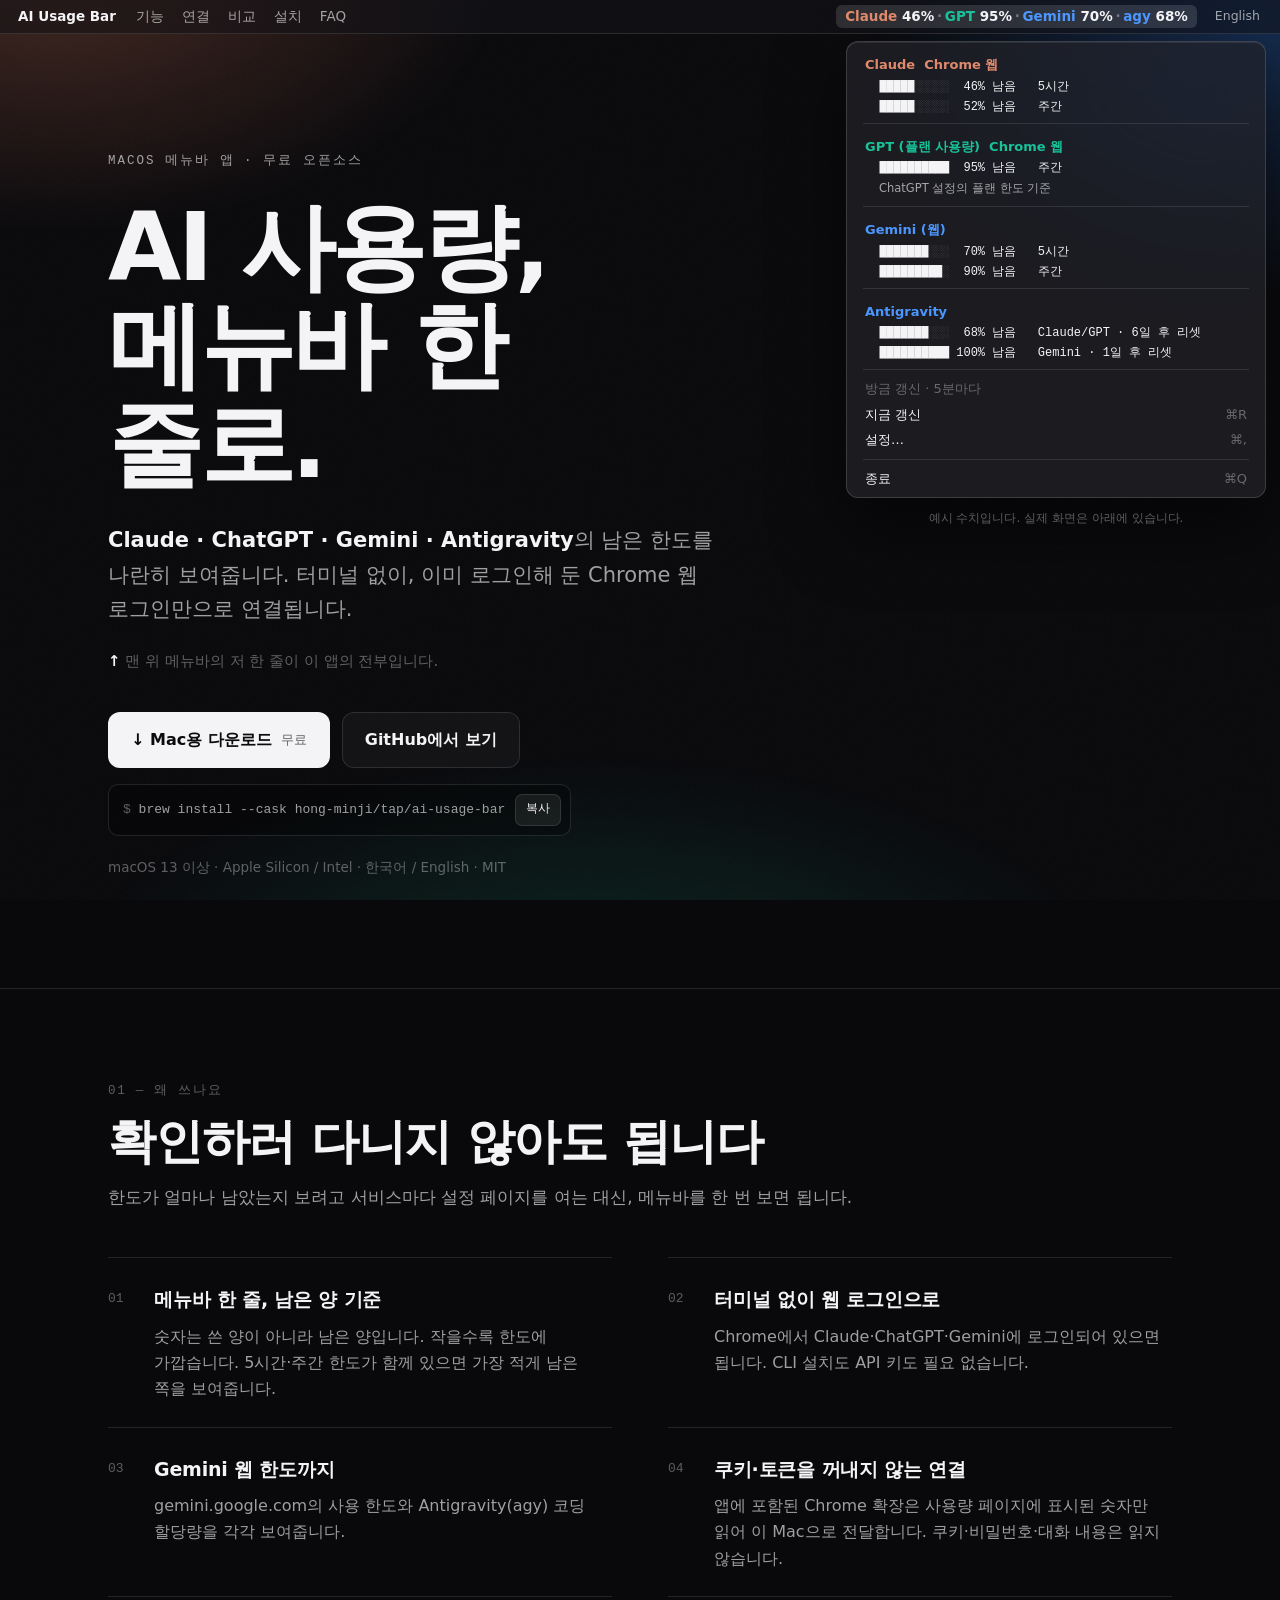
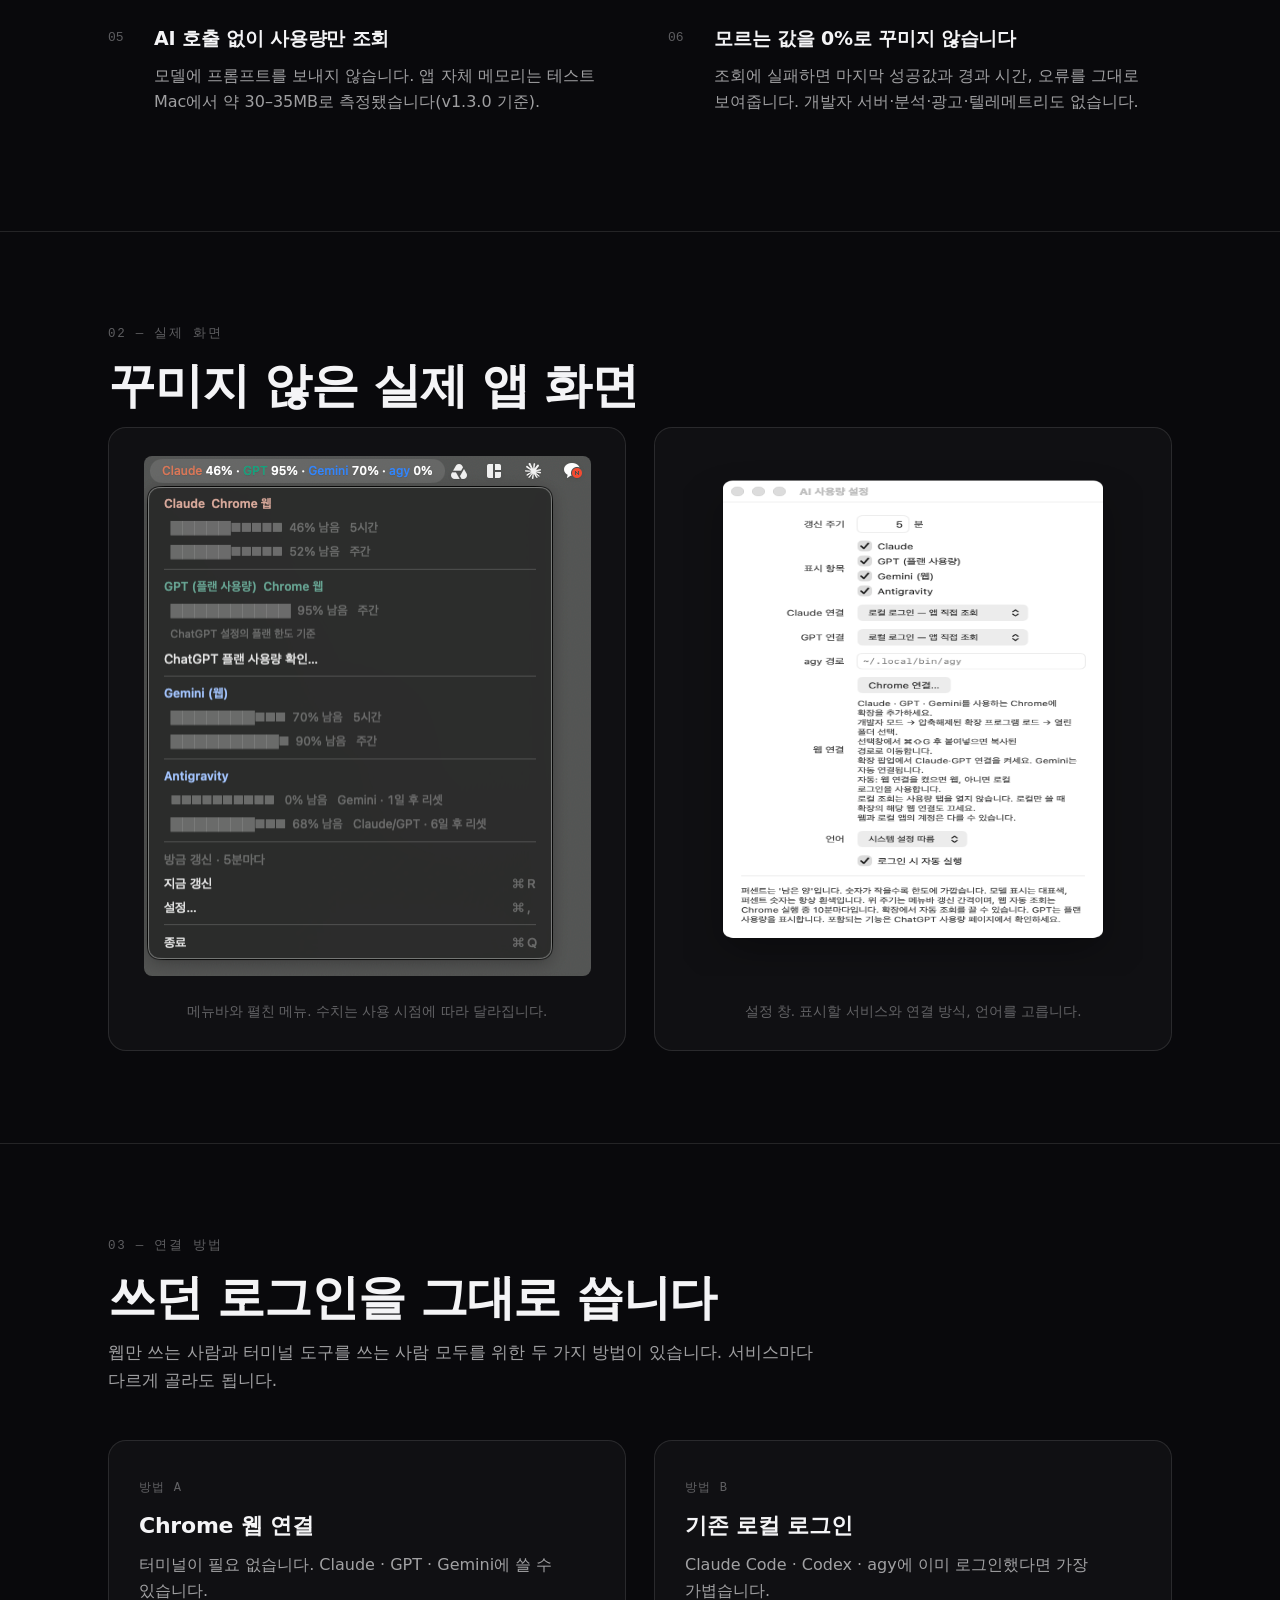
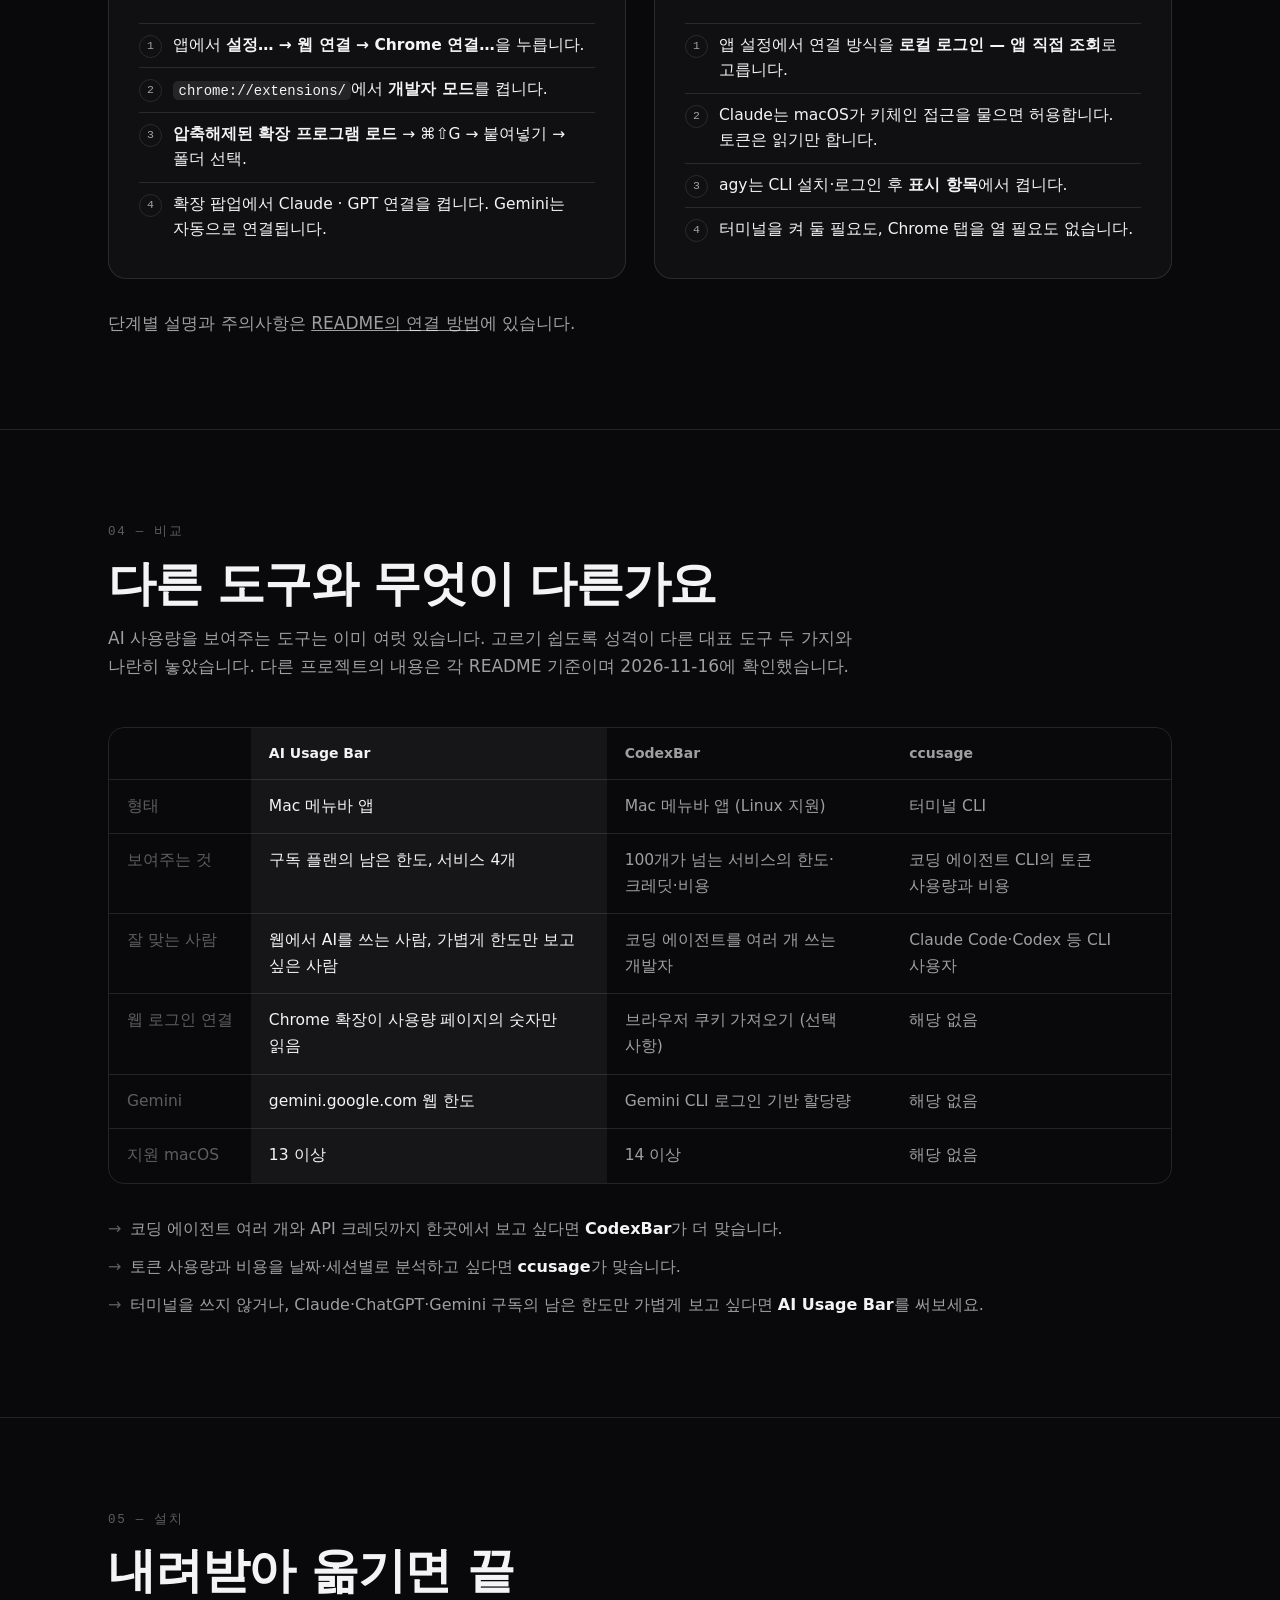
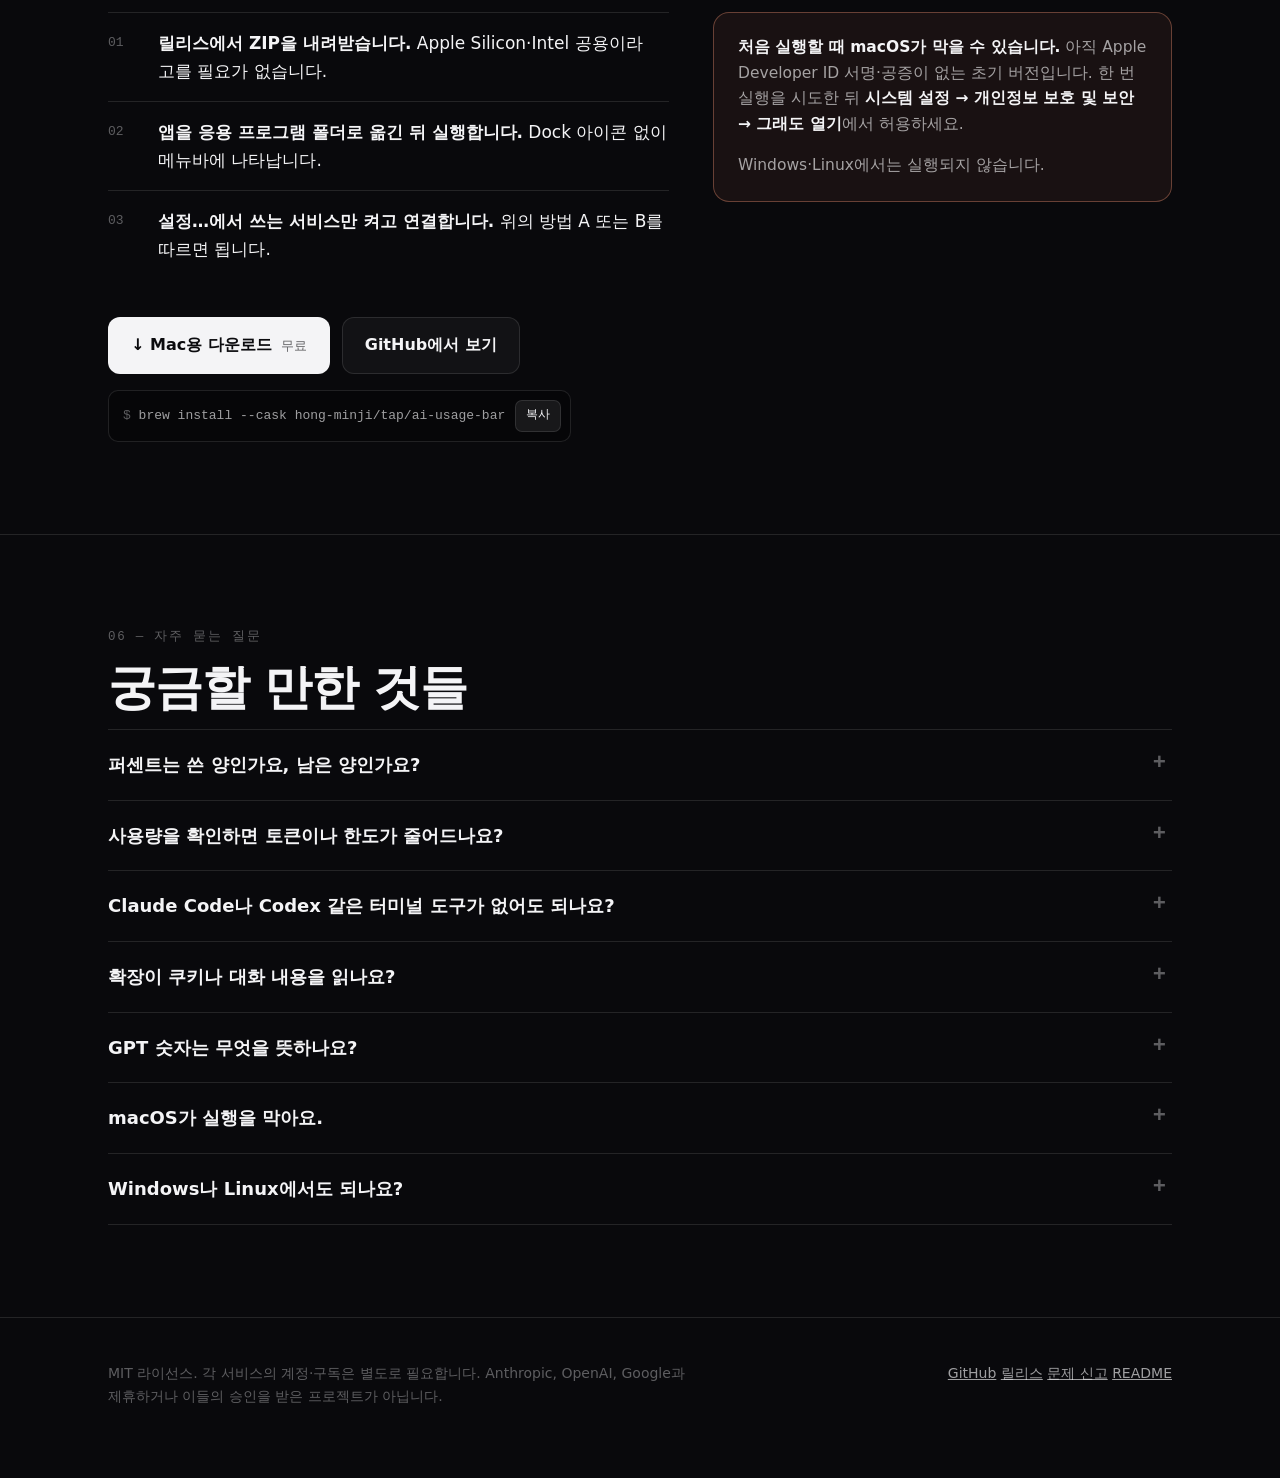
<file: docs/index.html>
<!doctype html>
<html lang="ko">
<head>
<meta charset="utf-8">
<meta name="viewport" content="width=device-width, initial-scale=1">
<title>AI Usage Bar — Claude·ChatGPT·Gemini 남은 사용량을 Mac 메뉴바 한 줄로</title>
<meta name="description" content="Claude(클로드), ChatGPT(챗GPT)·Codex, Gemini(제미나이), Antigravity의 남은 사용 한도를 Mac 메뉴바에 나란히 보여주는 무료 오픈소스 앱. 터미널 없이 Chrome 웹 로그인으로 연결됩니다.">
<link rel="canonical" href="https://hong-minji.github.io/ai-usage-bar/">
<link rel="alternate" hreflang="ko" href="https://hong-minji.github.io/ai-usage-bar/">
<link rel="alternate" hreflang="en" href="https://hong-minji.github.io/ai-usage-bar/en/">
<link rel="alternate" hreflang="x-default" href="https://hong-minji.github.io/ai-usage-bar/en/">
<meta property="og:type" content="website">
<meta property="og:site_name" content="AI Usage Bar">
<meta property="og:title" content="AI Usage Bar — Claude·ChatGPT·Gemini 남은 사용량을 Mac 메뉴바 한 줄로">
<meta property="og:description" content="Claude(클로드), ChatGPT(챗GPT)·Codex, Gemini(제미나이), Antigravity의 남은 사용 한도를 Mac 메뉴바에 나란히 보여주는 무료 오픈소스 앱. 터미널 없이 Chrome 웹 로그인으로 연결됩니다.">
<meta property="og:url" content="https://hong-minji.github.io/ai-usage-bar/">
<meta property="og:image" content="https://hong-minji.github.io/ai-usage-bar/hero-ko.png">
<meta property="og:image:width" content="2560">
<meta property="og:image:height" content="1280">
<meta property="og:locale" content="ko_KR">
<meta name="twitter:card" content="summary_large_image">
<meta name="theme-color" content="#09090c">
<meta name="color-scheme" content="dark">
<link rel="icon" href="data:image/svg+xml,%3Csvg xmlns='http://www.w3.org/2000/svg' viewBox='0 0 32 32'%3E%3Crect width='32' height='32' rx='7' fill='%2315151a'/%3E%3Crect x='6' y='8' width='20' height='4' rx='2' fill='%23e08a6d'/%3E%3Crect x='6' y='14' width='13' height='4' rx='2' fill='%2319c39a'/%3E%3Crect x='6' y='20' width='17' height='4' rx='2' fill='%234c97ff'/%3E%3C/svg%3E">
<link rel="stylesheet" href="site.css">
<script type="application/ld+json">{"@context": "https://schema.org", "@type": "SoftwareApplication", "name": "AI Usage Bar", "operatingSystem": "macOS 13 or later", "applicationCategory": "UtilitiesApplication", "description": "Claude(클로드), ChatGPT(챗GPT)·Codex, Gemini(제미나이), Antigravity의 남은 사용 한도를 Mac 메뉴바에 나란히 보여주는 무료 오픈소스 앱. 터미널 없이 Chrome 웹 로그인으로 연결됩니다.", "url": "https://hong-minji.github.io/ai-usage-bar/", "image": "https://hong-minji.github.io/ai-usage-bar/hero-ko.png", "downloadUrl": "https://github.com/hong-minji/ai-usage-bar/releases/latest", "isAccessibleForFree": true, "inLanguage": ["ko", "en"], "license": "https://opensource.org/licenses/MIT", "offers": {"@type": "Offer", "price": "0", "priceCurrency": "USD"}}</script>
<script type="application/ld+json">{"@context": "https://schema.org", "@type": "FAQPage", "mainEntity": [{"@type": "Question", "name": "퍼센트는 쓴 양인가요, 남은 양인가요?", "acceptedAnswer": {"@type": "Answer", "text": "남은 양입니다. 숫자가 작을수록 한도에 가깝습니다. 5시간 한도와 주간 한도가 함께 있으면 메뉴바에는 가장 적게 남은 쪽이 표시되고, 메뉴를 펼치면 각각 볼 수 있습니다."}}, {"@type": "Question", "name": "사용량을 확인하면 토큰이나 한도가 줄어드나요?", "acceptedAnswer": {"@type": "Answer", "text": "사용량 조회 요청만 보내고 모델에는 프롬프트를 보내지 않습니다. Antigravity의 /quota 실측에서도 토큰과 턴 수는 0이었습니다."}}, {"@type": "Question", "name": "Claude Code나 Codex 같은 터미널 도구가 없어도 되나요?", "acceptedAnswer": {"@type": "Answer", "text": "네. Chrome에서 Claude·ChatGPT·Gemini에 로그인되어 있으면 앱에 포함된 확장으로 연결할 수 있습니다. 이미 터미널 도구를 쓴다면 그 로그인을 그대로 써도 됩니다."}}, {"@type": "Question", "name": "확장이 쿠키나 대화 내용을 읽나요?", "acceptedAnswer": {"@type": "Answer", "text": "아니요. 사용량 페이지에 표시된 숫자만 읽어 이 Mac의 앱으로 전달합니다. 쿠키·비밀번호·인증 토큰을 추출하지 않고 대화 원문을 전송하지 않습니다."}}, {"@type": "Question", "name": "GPT 숫자는 무엇을 뜻하나요?", "acceptedAnswer": {"@type": "Answer", "text": "ChatGPT 설정 → 사용량에 표시되는 플랜 한도입니다. 채팅 횟수나 별도 모델 한도를 추정하지 않습니다. 어떤 기능이 포함되는지는 ChatGPT 사용량 페이지와 README의 안내를 확인하세요."}}, {"@type": "Question", "name": "macOS가 실행을 막아요.", "acceptedAnswer": {"@type": "Answer", "text": "Apple Developer ID 서명·공증이 아직 없어서입니다. 한 번 실행을 시도한 뒤 시스템 설정 → 개인정보 보호 및 보안 → 그래도 열기에서 허용하면 됩니다. 회사에서 관리하는 Mac에서는 제한될 수 있습니다."}}, {"@type": "Question", "name": "Windows나 Linux에서도 되나요?", "acceptedAnswer": {"@type": "Answer", "text": "아니요. macOS 13 이상에서만 실행됩니다."}}]}</script>
</head>
<body>
<header class="menubar">
  <a class="mb-app" href="#top">AI Usage Bar</a>
  <nav class="mb-nav" aria-label="페이지 내 이동"><a href="#why">기능</a><a href="#connect">연결</a><a href="#compare">비교</a><a href="#install">설치</a><a href="#faq">FAQ</a></nav>
  <div class="mb-right">
    <span class="mb-usage" role="img" aria-label="메뉴바 표시 예시: Claude 46%, GPT 95%, Gemini 70%, agy 68% 남음"><span class="c">Claude </span><span data-demo="bar">46</span>%<span class="sep">·</span><span class="g">GPT </span>95%<span class="opt"><span class="sep">·</span><span class="b">Gemini </span>70%<span class="sep">·</span><span class="b">agy </span>68%</span></span>
    <a class="mb-lang" href="en/" hreflang="en" lang="en">English</a>
  </div>
</header>

<main id="top">
  <div class="hero">
    <div class="wrap">
      <div class="hero-copy">
        <p class="eyebrow">macOS 메뉴바 앱 · 무료 오픈소스</p>
        <h1>AI 사용량,<br>메뉴바 한 줄로.</h1>
        <p class="lede"><strong>Claude · ChatGPT · Gemini · Antigravity</strong>의 남은 한도를 나란히 보여줍니다. 터미널 없이, 이미 로그인해 둔 Chrome 웹 로그인만으로 연결됩니다.</p>
        <p class="pointer"><b>↑</b> 맨 위 메뉴바의 저 한 줄이 이 앱의 전부입니다.</p>
        <div class="cta">
          <a class="btn btn-primary" href="https://github.com/hong-minji/ai-usage-bar/releases/latest">↓ Mac용 다운로드 <small>무료</small></a>
          <a class="btn btn-ghost" href="https://github.com/hong-minji/ai-usage-bar">GitHub에서 보기</a>
        </div>
        <div class="brew"><code>brew install --cask hong-minji/tap/ai-usage-bar</code><button class="copy" type="button" data-copy="brew install --cask hong-minji/tap/ai-usage-bar" data-done="복사됨">복사</button></div>
        <p class="meta">macOS 13 이상 · Apple Silicon / Intel · 한국어 / English · MIT</p>
      </div>
    </div>
    <div class="menu" role="img" aria-label="펼친 메뉴 예시. 서비스별 5시간·주간 한도의 남은 비율과 리셋 시각을 보여줍니다.">
      <div class="menu-head c">Claude<span>Chrome 웹</span></div>
      <div class="menu-row">  <span class="meter"><span data-demo="meter-on">█████</span><span class="off" data-demo="meter-off">░░░░░</span></span>  <span data-demo="row">46</span>% 남음   5시간</div>
      <div class="menu-row">  <span class="meter">█████<span class="off">░░░░░</span></span>  52% 남음   주간</div>
      <hr>
      <div class="menu-head g">GPT (플랜 사용량)<span>Chrome 웹</span></div>
      <div class="menu-row">  <span class="meter">██████████<span class="off"></span></span>  95% 남음   주간</div>
      <div class="menu-note">ChatGPT 설정의 플랜 한도 기준</div>
      <hr>
      <div class="menu-head b">Gemini (웹)</div>
      <div class="menu-row">  <span class="meter">███████<span class="off">░░░</span></span>  70% 남음   5시간</div>
      <div class="menu-row">  <span class="meter">█████████<span class="off">░</span></span>  90% 남음   주간</div>
      <hr>
      <div class="menu-head b">Antigravity</div>
      <div class="menu-row">  <span class="meter">███████<span class="off">░░░</span></span>  68% 남음   Claude/GPT · 6일 후 리셋</div>
      <div class="menu-row">  <span class="meter">██████████<span class="off"></span></span> 100% 남음   Gemini · 1일 후 리셋</div>
      <hr>
      <div class="menu-status">방금 갱신 · 5분마다</div>
      <div class="menu-item"><span>지금 갱신</span><kbd>⌘R</kbd></div>
      <div class="menu-item"><span>설정…</span><kbd>⌘,</kbd></div>
      <hr>
      <div class="menu-item"><span>종료</span><kbd>⌘Q</kbd></div>
      <p class="menu-caption">예시 수치입니다. 실제 화면은 아래에 있습니다.</p>
    </div>
  </div>

  <section id="why">
    <div class="wrap">
      <p class="kicker">01 — 왜 쓰나요</p>
      <h2>확인하러 다니지 않아도 됩니다</h2>
      <p class="section-lede">한도가 얼마나 남았는지 보려고 서비스마다 설정 페이지를 여는 대신, 메뉴바를 한 번 보면 됩니다.</p>
      <div class="features">
      <div class="feature"><div><h3>메뉴바 한 줄, 남은 양 기준</h3><p>숫자는 쓴 양이 아니라 남은 양입니다. 작을수록 한도에 가깝습니다. 5시간·주간 한도가 함께 있으면 가장 적게 남은 쪽을 보여줍니다.</p></div></div>
      <div class="feature"><div><h3>터미널 없이 웹 로그인으로</h3><p>Chrome에서 Claude·ChatGPT·Gemini에 로그인되어 있으면 됩니다. CLI 설치도 API 키도 필요 없습니다.</p></div></div>
      <div class="feature"><div><h3>Gemini 웹 한도까지</h3><p>gemini.google.com의 사용 한도와 Antigravity(agy) 코딩 할당량을 각각 보여줍니다.</p></div></div>
      <div class="feature"><div><h3>쿠키·토큰을 꺼내지 않는 연결</h3><p>앱에 포함된 Chrome 확장은 사용량 페이지에 표시된 숫자만 읽어 이 Mac으로 전달합니다. 쿠키·비밀번호·대화 내용은 읽지 않습니다.</p></div></div>
      <div class="feature"><div><h3>AI 호출 없이 사용량만 조회</h3><p>모델에 프롬프트를 보내지 않습니다. 앱 자체 메모리는 테스트 Mac에서 약 30–35MB로 측정됐습니다(v1.3.0 기준).</p></div></div>
      <div class="feature"><div><h3>모르는 값을 0%로 꾸미지 않습니다</h3><p>조회에 실패하면 마지막 성공값과 경과 시간, 오류를 그대로 보여줍니다. 개발자 서버·분석·광고·텔레메트리도 없습니다.</p></div></div>
      </div>
    </div>
  </section>

  <section id="screens">
    <div class="wrap">
      <p class="kicker">02 — 실제 화면</p>
      <h2>꾸미지 않은 실제 앱 화면</h2>
      <div class="shots">
        <figure class="shot"><img src="screenshot.png" width="447" height="521" loading="lazy" alt="Claude 46%, GPT 95%, Gemini 70%, agy 0%를 표시하는 메뉴바와 펼쳐진 AI Usage Bar 메뉴"><figcaption>메뉴바와 펼친 메뉴. 수치는 사용 시점에 따라 달라집니다.</figcaption></figure>
        <figure class="shot"><img src="settings.png" width="508" height="763" loading="lazy" alt="Claude와 GPT를 로컬 로그인으로 설정한 AI Usage Bar 설정 창"><figcaption>설정 창. 표시할 서비스와 연결 방식, 언어를 고릅니다.</figcaption></figure>
      </div>
    </div>
  </section>

  <section id="connect">
    <div class="wrap">
      <p class="kicker">03 — 연결 방법</p>
      <h2>쓰던 로그인을 그대로 씁니다</h2>
      <p class="section-lede">웹만 쓰는 사람과 터미널 도구를 쓰는 사람 모두를 위한 두 가지 방법이 있습니다. 서비스마다 다르게 골라도 됩니다.</p>
      <div class="paths">
        <div class="path"><span class="tag">방법 A</span><h3>Chrome 웹 연결</h3><p>터미널이 필요 없습니다. Claude · GPT · Gemini에 쓸 수 있습니다.</p><ol><li>앱에서 <b>설정… → 웹 연결 → Chrome 연결…</b>을 누릅니다.</li><li><code>chrome://extensions/</code>에서 <b>개발자 모드</b>를 켭니다.</li><li><b>압축해제된 확장 프로그램 로드</b> → ⌘⇧G → 붙여넣기 → 폴더 선택.</li><li>확장 팝업에서 Claude · GPT 연결을 켭니다. Gemini는 자동으로 연결됩니다.</li></ol></div>
        <div class="path"><span class="tag">방법 B</span><h3>기존 로컬 로그인</h3><p>Claude Code · Codex · agy에 이미 로그인했다면 가장 가볍습니다.</p><ol><li>앱 설정에서 연결 방식을 <b>로컬 로그인 — 앱 직접 조회</b>로 고릅니다.</li><li>Claude는 macOS가 키체인 접근을 물으면 허용합니다. 토큰은 읽기만 합니다.</li><li>agy는 CLI 설치·로그인 후 <b>표시 항목</b>에서 켭니다.</li><li>터미널을 켜 둘 필요도, Chrome 탭을 열 필요도 없습니다.</li></ol></div>
      </div>
      <p class="section-lede" style="margin:30px 0 0">단계별 설명과 주의사항은 <a href="https://github.com/hong-minji/ai-usage-bar#연결-방법">README의 연결 방법</a>에 있습니다.</p>
    </div>
  </section>

  <section id="compare">
    <div class="wrap">
      <p class="kicker">04 — 비교</p>
      <h2>다른 도구와 무엇이 다른가요</h2>
      <p class="section-lede">AI 사용량을 보여주는 도구는 이미 여럿 있습니다. 고르기 쉽도록 성격이 다른 대표 도구 두 가지와 나란히 놓았습니다. 다른 프로젝트의 내용은 각 README 기준이며 2026-11-16에 확인했습니다.</p>
      <div class="table-scroll" tabindex="0">
      <table>
        <thead><tr><th scope="col"></th><th scope="col">AI Usage Bar</th><th scope="col">CodexBar</th><th scope="col">ccusage</th></tr></thead>
        <tbody>
        <tr><th scope="row">형태</th><td>Mac 메뉴바 앱</td><td>Mac 메뉴바 앱 (Linux 지원)</td><td>터미널 CLI</td></tr>
        <tr><th scope="row">보여주는 것</th><td>구독 플랜의 남은 한도, 서비스 4개</td><td>100개가 넘는 서비스의 한도·크레딧·비용</td><td>코딩 에이전트 CLI의 토큰 사용량과 비용</td></tr>
        <tr><th scope="row">잘 맞는 사람</th><td>웹에서 AI를 쓰는 사람, 가볍게 한도만 보고 싶은 사람</td><td>코딩 에이전트를 여러 개 쓰는 개발자</td><td>Claude Code·Codex 등 CLI 사용자</td></tr>
        <tr><th scope="row">웹 로그인 연결</th><td>Chrome 확장이 사용량 페이지의 숫자만 읽음</td><td>브라우저 쿠키 가져오기 (선택 사항)</td><td>해당 없음</td></tr>
        <tr><th scope="row">Gemini</th><td>gemini.google.com 웹 한도</td><td>Gemini CLI 로그인 기반 할당량</td><td>해당 없음</td></tr>
        <tr><th scope="row">지원 macOS</th><td>13 이상</td><td>14 이상</td><td>해당 없음</td></tr>
        </tbody>
      </table>
      </div>
      <ul class="pick"><li>코딩 에이전트 여러 개와 API 크레딧까지 한곳에서 보고 싶다면 <b>CodexBar</b>가 더 맞습니다.</li><li>토큰 사용량과 비용을 날짜·세션별로 분석하고 싶다면 <b>ccusage</b>가 맞습니다.</li><li>터미널을 쓰지 않거나, Claude·ChatGPT·Gemini 구독의 남은 한도만 가볍게 보고 싶다면 <b>AI Usage Bar</b>를 써보세요.</li></ul>
    </div>
  </section>

  <section id="install">
    <div class="wrap">
      <p class="kicker">05 — 설치</p>
      <h2>내려받아 옮기면 끝</h2>
      <div class="install">
        <div>
          <ol class="steps"><li><b>릴리스에서 ZIP을 내려받습니다.</b> Apple Silicon·Intel 공용이라 고를 필요가 없습니다.</li><li><b>앱을 응용 프로그램 폴더로 옮긴 뒤 실행합니다.</b> Dock 아이콘 없이 메뉴바에 나타납니다.</li><li><b>설정…에서 쓰는 서비스만 켜고 연결합니다.</b> 위의 방법 A 또는 B를 따르면 됩니다.</li></ol>
          <div class="cta">
            <a class="btn btn-primary" href="https://github.com/hong-minji/ai-usage-bar/releases/latest">↓ Mac용 다운로드 <small>무료</small></a>
            <a class="btn btn-ghost" href="https://github.com/hong-minji/ai-usage-bar">GitHub에서 보기</a>
          </div>
          <div class="brew"><code>brew install --cask hong-minji/tap/ai-usage-bar</code><button class="copy" type="button" data-copy="brew install --cask hong-minji/tap/ai-usage-bar" data-done="복사됨">복사</button></div>
        </div>
        <div class="notice"><p><b>처음 실행할 때 macOS가 막을 수 있습니다.</b> 아직 Apple Developer ID 서명·공증이 없는 초기 버전입니다. 한 번 실행을 시도한 뒤 <b>시스템 설정 → 개인정보 보호 및 보안 → 그래도 열기</b>에서 허용하세요.</p><p>Windows·Linux에서는 실행되지 않습니다.</p></div>
      </div>
    </div>
  </section>

  <section id="faq" class="faq">
    <div class="wrap">
      <p class="kicker">06 — 자주 묻는 질문</p>
      <h2>궁금할 만한 것들</h2>
      <details><summary>퍼센트는 쓴 양인가요, 남은 양인가요?</summary><p>남은 양입니다. 숫자가 작을수록 한도에 가깝습니다. 5시간 한도와 주간 한도가 함께 있으면 메뉴바에는 가장 적게 남은 쪽이 표시되고, 메뉴를 펼치면 각각 볼 수 있습니다.</p></details>
      <details><summary>사용량을 확인하면 토큰이나 한도가 줄어드나요?</summary><p>사용량 조회 요청만 보내고 모델에는 프롬프트를 보내지 않습니다. Antigravity의 /quota 실측에서도 토큰과 턴 수는 0이었습니다.</p></details>
      <details><summary>Claude Code나 Codex 같은 터미널 도구가 없어도 되나요?</summary><p>네. Chrome에서 Claude·ChatGPT·Gemini에 로그인되어 있으면 앱에 포함된 확장으로 연결할 수 있습니다. 이미 터미널 도구를 쓴다면 그 로그인을 그대로 써도 됩니다.</p></details>
      <details><summary>확장이 쿠키나 대화 내용을 읽나요?</summary><p>아니요. 사용량 페이지에 표시된 숫자만 읽어 이 Mac의 앱으로 전달합니다. 쿠키·비밀번호·인증 토큰을 추출하지 않고 대화 원문을 전송하지 않습니다.</p></details>
      <details><summary>GPT 숫자는 무엇을 뜻하나요?</summary><p>ChatGPT 설정 → 사용량에 표시되는 플랜 한도입니다. 채팅 횟수나 별도 모델 한도를 추정하지 않습니다. 어떤 기능이 포함되는지는 ChatGPT 사용량 페이지와 README의 안내를 확인하세요.</p></details>
      <details><summary>macOS가 실행을 막아요.</summary><p>Apple Developer ID 서명·공증이 아직 없어서입니다. 한 번 실행을 시도한 뒤 시스템 설정 → 개인정보 보호 및 보안 → 그래도 열기에서 허용하면 됩니다. 회사에서 관리하는 Mac에서는 제한될 수 있습니다.</p></details>
      <details><summary>Windows나 Linux에서도 되나요?</summary><p>아니요. macOS 13 이상에서만 실행됩니다.</p></details>
    </div>
  </section>
</main>

<footer>
  <div class="wrap">
    <p>MIT 라이선스. 각 서비스의 계정·구독은 별도로 필요합니다. Anthropic, OpenAI, Google과 제휴하거나 이들의 승인을 받은 프로젝트가 아닙니다.</p>
    <p><a href="https://github.com/hong-minji/ai-usage-bar">GitHub</a> <a href="https://github.com/hong-minji/ai-usage-bar/releases">릴리스</a> <a href="https://github.com/hong-minji/ai-usage-bar/issues">문제 신고</a> <a href="https://github.com/hong-minji/ai-usage-bar#readme">README</a> </p>
  </div>
</footer>
<script src="site.js" defer></script>
</body>
</html>
</file>
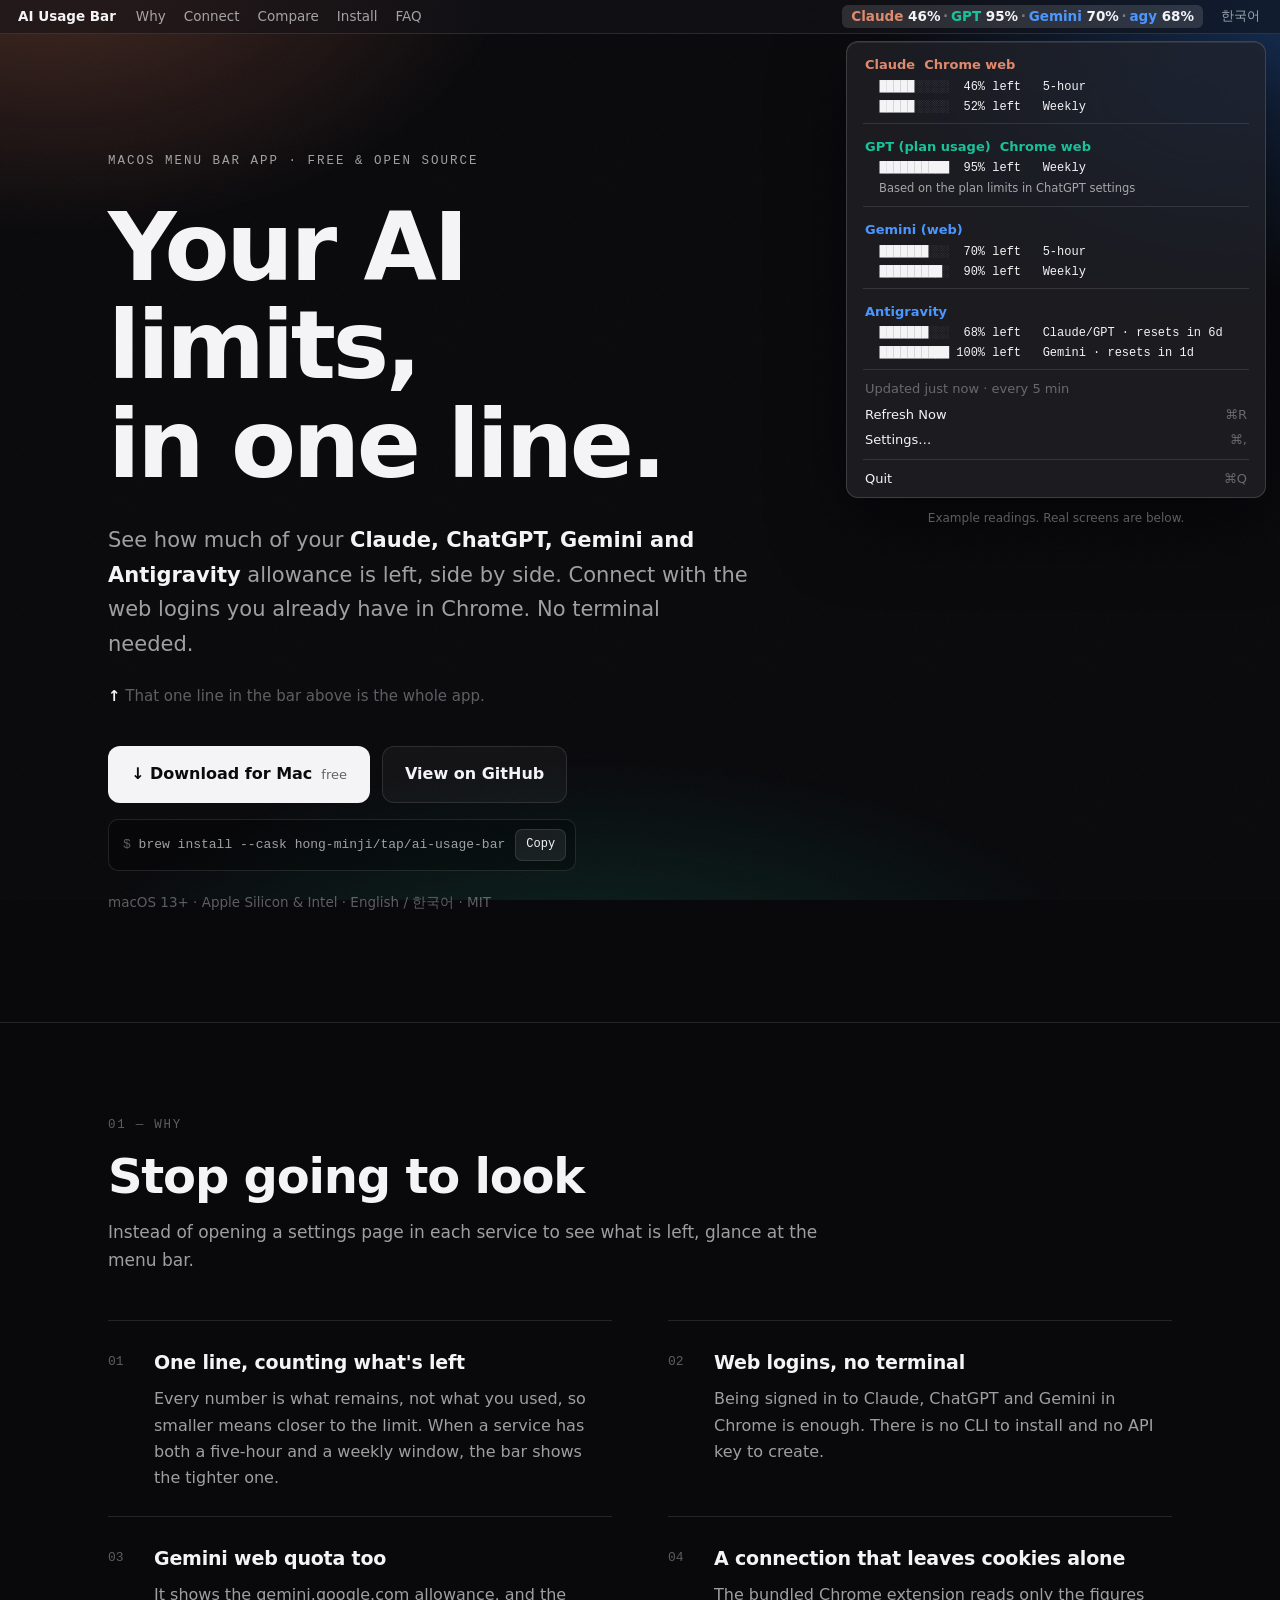
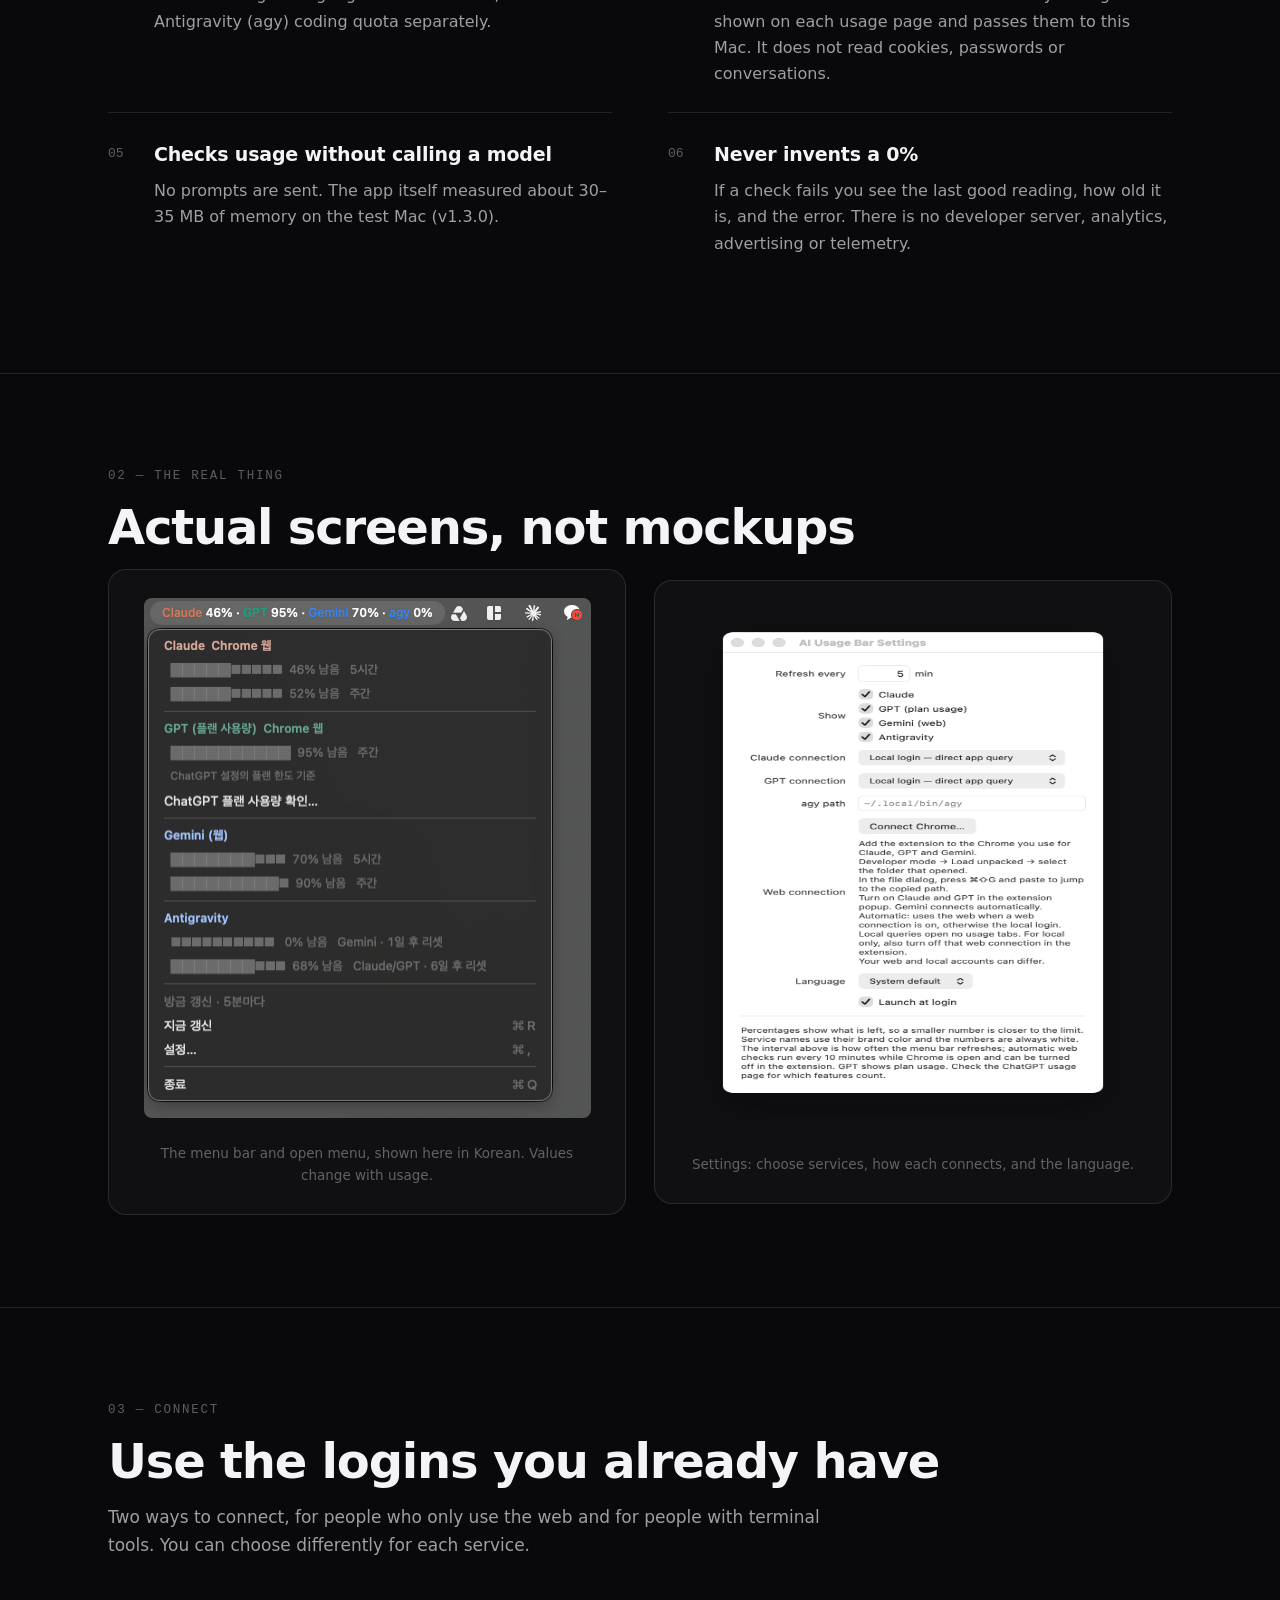
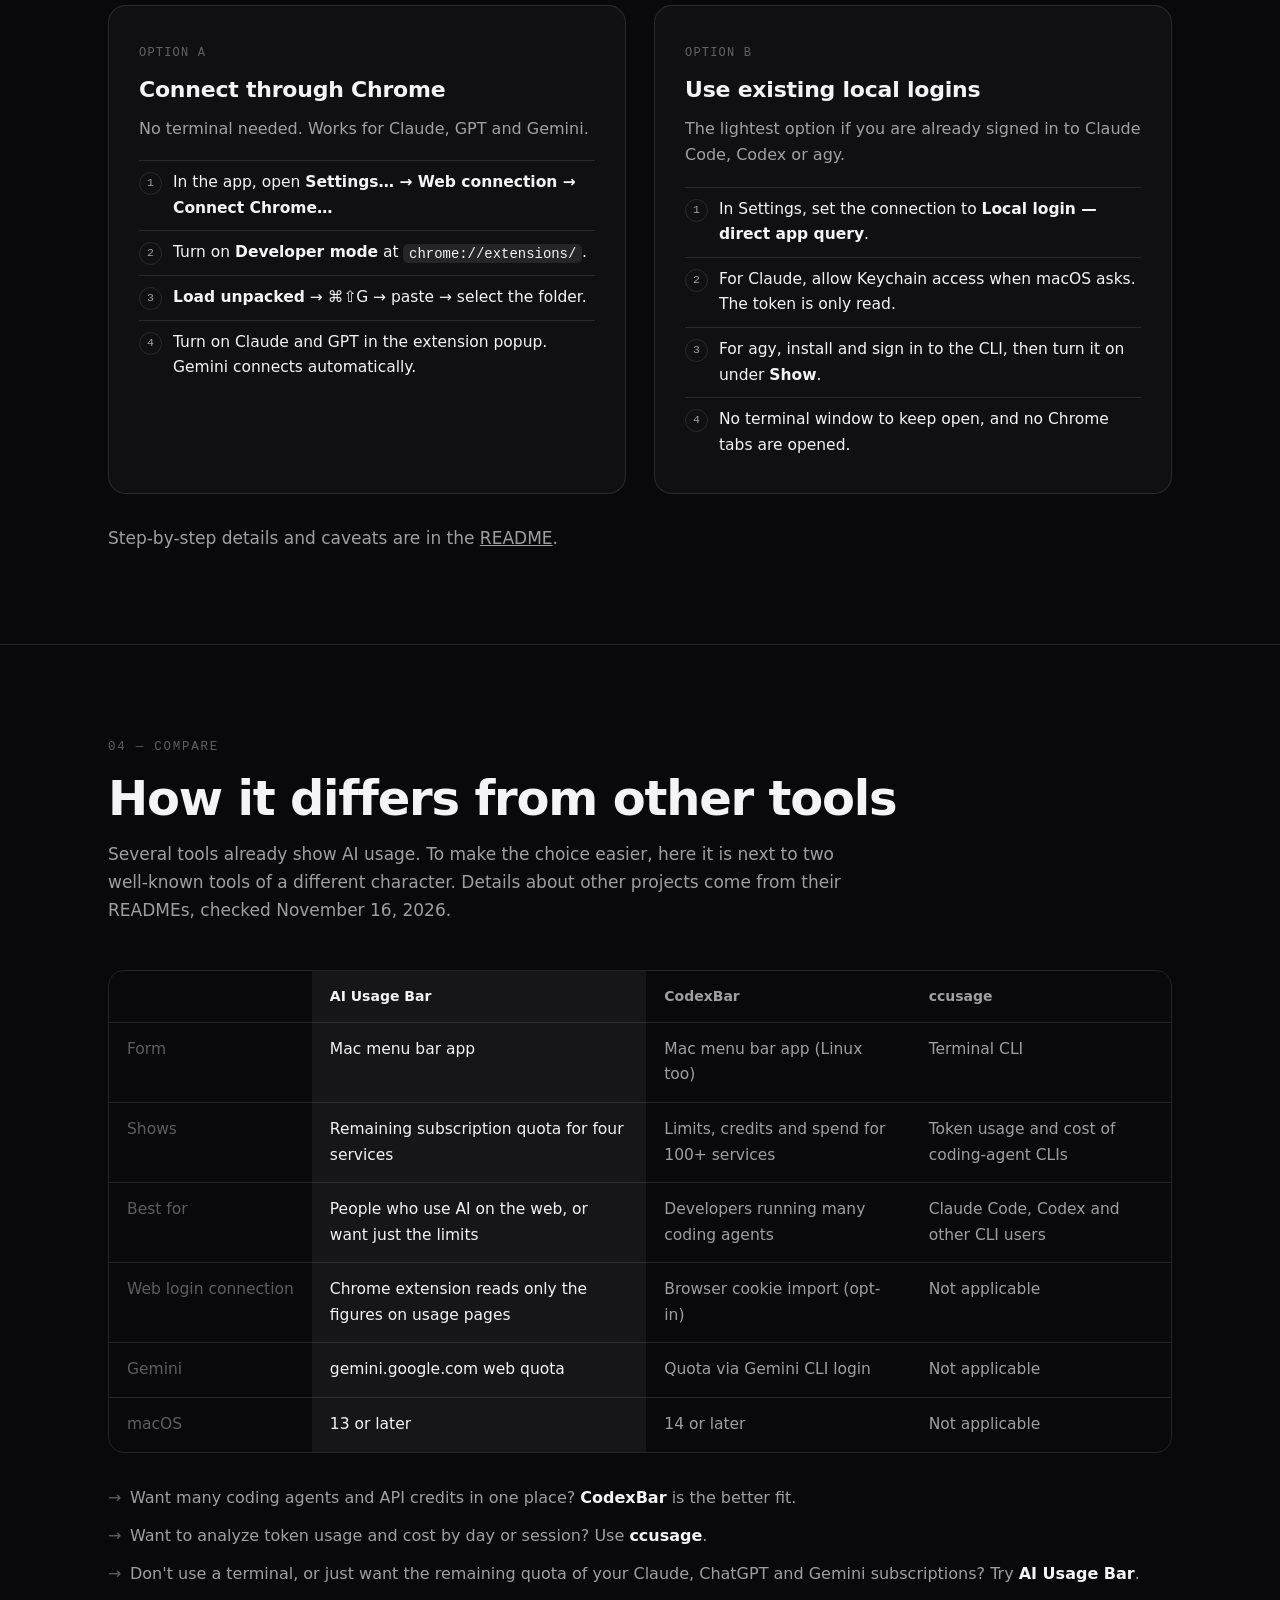
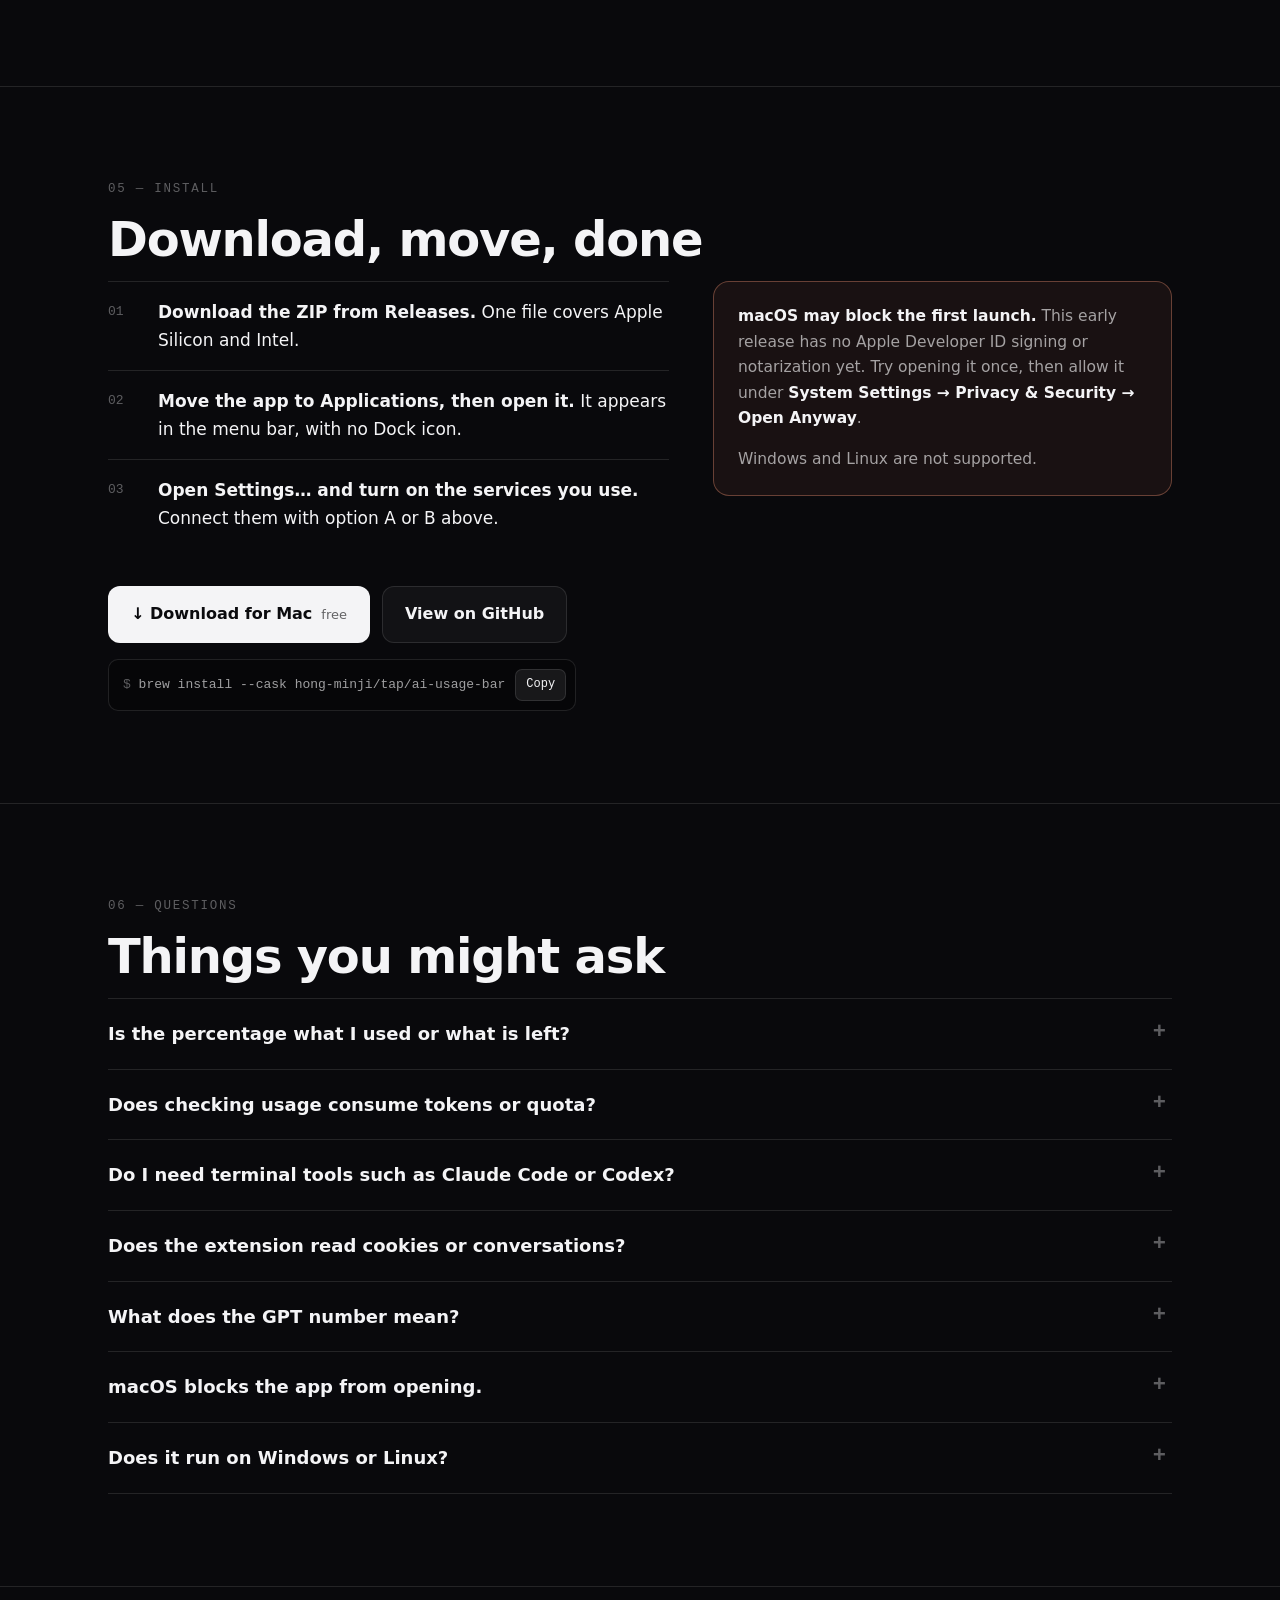
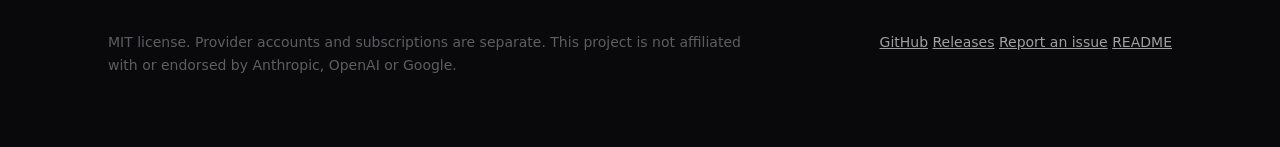
<file: docs/en/index.html>
<!doctype html>
<html lang="en">
<head>
<meta charset="utf-8">
<meta name="viewport" content="width=device-width, initial-scale=1">
<title>AI Usage Bar — Claude, ChatGPT &amp; Gemini usage limits in your Mac menu bar</title>
<meta name="description" content="A free, open-source macOS menu bar app that shows your remaining Claude, ChatGPT/Codex, Gemini and Antigravity quota in one line. Connects with web logins, no terminal needed.">
<link rel="canonical" href="https://hong-minji.github.io/ai-usage-bar/en/">
<link rel="alternate" hreflang="ko" href="https://hong-minji.github.io/ai-usage-bar/">
<link rel="alternate" hreflang="en" href="https://hong-minji.github.io/ai-usage-bar/en/">
<link rel="alternate" hreflang="x-default" href="https://hong-minji.github.io/ai-usage-bar/en/">
<meta property="og:type" content="website">
<meta property="og:site_name" content="AI Usage Bar">
<meta property="og:title" content="AI Usage Bar — Claude, ChatGPT &amp; Gemini usage limits in your Mac menu bar">
<meta property="og:description" content="A free, open-source macOS menu bar app that shows your remaining Claude, ChatGPT/Codex, Gemini and Antigravity quota in one line. Connects with web logins, no terminal needed.">
<meta property="og:url" content="https://hong-minji.github.io/ai-usage-bar/en/">
<meta property="og:image" content="https://hong-minji.github.io/ai-usage-bar/hero-en.png">
<meta property="og:image:width" content="2560">
<meta property="og:image:height" content="1280">
<meta property="og:locale" content="en_US">
<meta name="twitter:card" content="summary_large_image">
<meta name="theme-color" content="#09090c">
<meta name="color-scheme" content="dark">
<link rel="icon" href="data:image/svg+xml,%3Csvg xmlns='http://www.w3.org/2000/svg' viewBox='0 0 32 32'%3E%3Crect width='32' height='32' rx='7' fill='%2315151a'/%3E%3Crect x='6' y='8' width='20' height='4' rx='2' fill='%23e08a6d'/%3E%3Crect x='6' y='14' width='13' height='4' rx='2' fill='%2319c39a'/%3E%3Crect x='6' y='20' width='17' height='4' rx='2' fill='%234c97ff'/%3E%3C/svg%3E">
<link rel="stylesheet" href="../site.css">
<script type="application/ld+json">{"@context": "https://schema.org", "@type": "SoftwareApplication", "name": "AI Usage Bar", "operatingSystem": "macOS 13 or later", "applicationCategory": "UtilitiesApplication", "description": "A free, open-source macOS menu bar app that shows your remaining Claude, ChatGPT/Codex, Gemini and Antigravity quota in one line. Connects with web logins, no terminal needed.", "url": "https://hong-minji.github.io/ai-usage-bar/en/", "image": "https://hong-minji.github.io/ai-usage-bar/hero-en.png", "downloadUrl": "https://github.com/hong-minji/ai-usage-bar/releases/latest", "isAccessibleForFree": true, "inLanguage": ["ko", "en"], "license": "https://opensource.org/licenses/MIT", "offers": {"@type": "Offer", "price": "0", "priceCurrency": "USD"}}</script>
<script type="application/ld+json">{"@context": "https://schema.org", "@type": "FAQPage", "mainEntity": [{"@type": "Question", "name": "Is the percentage what I used or what is left?", "acceptedAnswer": {"@type": "Answer", "text": "What is left. A smaller number is closer to the limit. When a service has both a five-hour and a weekly limit, the menu bar shows whichever has less left, and the open menu shows each one."}}, {"@type": "Question", "name": "Does checking usage consume tokens or quota?", "acceptedAnswer": {"@type": "Answer", "text": "The app sends usage queries only and never sends a prompt to a model. A measured Antigravity /quota response reported zero tokens and zero turns."}}, {"@type": "Question", "name": "Do I need terminal tools such as Claude Code or Codex?", "acceptedAnswer": {"@type": "Answer", "text": "No. If you are signed in to Claude, ChatGPT and Gemini in Chrome, the extension bundled with the app connects them. If you already use the terminal tools, you can keep using those logins instead."}}, {"@type": "Question", "name": "Does the extension read cookies or conversations?", "acceptedAnswer": {"@type": "Answer", "text": "No. It reads only the figures shown on each usage page and passes them to the app on this Mac. It does not extract cookies, passwords or authentication tokens, and does not transmit conversation text."}}, {"@type": "Question", "name": "What does the GPT number mean?", "acceptedAnswer": {"@type": "Answer", "text": "The plan allowance shown under ChatGPT Settings → Usage. The app does not estimate chat counts or separate model limits. Check the ChatGPT usage page and the README for which features count."}}, {"@type": "Question", "name": "macOS blocks the app from opening.", "acceptedAnswer": {"@type": "Answer", "text": "The app has no Apple Developer ID signing or notarization yet. Try opening it once, then allow it under System Settings → Privacy & Security → Open Anyway. A managed work Mac may restrict this."}}, {"@type": "Question", "name": "Does it run on Windows or Linux?", "acceptedAnswer": {"@type": "Answer", "text": "No. It runs on macOS 13 or later only."}}]}</script>
</head>
<body>
<header class="menubar">
  <a class="mb-app" href="#top">AI Usage Bar</a>
  <nav class="mb-nav" aria-label="On this page"><a href="#why">Why</a><a href="#connect">Connect</a><a href="#compare">Compare</a><a href="#install">Install</a><a href="#faq">FAQ</a></nav>
  <div class="mb-right">
    <span class="mb-usage" role="img" aria-label="Example menu bar reading: Claude 46%, GPT 95%, Gemini 70%, agy 68% left"><span class="c">Claude </span><span data-demo="bar">46</span>%<span class="sep">·</span><span class="g">GPT </span>95%<span class="opt"><span class="sep">·</span><span class="b">Gemini </span>70%<span class="sep">·</span><span class="b">agy </span>68%</span></span>
    <a class="mb-lang" href="../" hreflang="ko" lang="ko">한국어</a>
  </div>
</header>

<main id="top">
  <div class="hero">
    <div class="wrap">
      <div class="hero-copy">
        <p class="eyebrow">macOS menu bar app · free &amp; open source</p>
        <h1>Your AI limits,<br>in one line.</h1>
        <p class="lede">See how much of your <strong>Claude, ChatGPT, Gemini and Antigravity</strong> allowance is left, side by side. Connect with the web logins you already have in Chrome. No terminal needed.</p>
        <p class="pointer"><b>↑</b> That one line in the bar above is the whole app.</p>
        <div class="cta">
          <a class="btn btn-primary" href="https://github.com/hong-minji/ai-usage-bar/releases/latest">↓ Download for Mac <small>free</small></a>
          <a class="btn btn-ghost" href="https://github.com/hong-minji/ai-usage-bar">View on GitHub</a>
        </div>
        <div class="brew"><code>brew install --cask hong-minji/tap/ai-usage-bar</code><button class="copy" type="button" data-copy="brew install --cask hong-minji/tap/ai-usage-bar" data-done="Copied">Copy</button></div>
        <p class="meta">macOS 13+ · Apple Silicon &amp; Intel · English / 한국어 · MIT</p>
      </div>
    </div>
    <div class="menu" role="img" aria-label="Example of the open menu, showing how much of each service&#x27;s five-hour and weekly limit is left and when it resets.">
      <div class="menu-head c">Claude<span>Chrome web</span></div>
      <div class="menu-row">  <span class="meter"><span data-demo="meter-on">█████</span><span class="off" data-demo="meter-off">░░░░░</span></span>  <span data-demo="row">46</span>% left   5-hour</div>
      <div class="menu-row">  <span class="meter">█████<span class="off">░░░░░</span></span>  52% left   Weekly</div>
      <hr>
      <div class="menu-head g">GPT (plan usage)<span>Chrome web</span></div>
      <div class="menu-row">  <span class="meter">██████████<span class="off"></span></span>  95% left   Weekly</div>
      <div class="menu-note">Based on the plan limits in ChatGPT settings</div>
      <hr>
      <div class="menu-head b">Gemini (web)</div>
      <div class="menu-row">  <span class="meter">███████<span class="off">░░░</span></span>  70% left   5-hour</div>
      <div class="menu-row">  <span class="meter">█████████<span class="off">░</span></span>  90% left   Weekly</div>
      <hr>
      <div class="menu-head b">Antigravity</div>
      <div class="menu-row">  <span class="meter">███████<span class="off">░░░</span></span>  68% left   Claude/GPT · resets in 6d</div>
      <div class="menu-row">  <span class="meter">██████████<span class="off"></span></span> 100% left   Gemini · resets in 1d</div>
      <hr>
      <div class="menu-status">Updated just now · every 5 min</div>
      <div class="menu-item"><span>Refresh Now</span><kbd>⌘R</kbd></div>
      <div class="menu-item"><span>Settings…</span><kbd>⌘,</kbd></div>
      <hr>
      <div class="menu-item"><span>Quit</span><kbd>⌘Q</kbd></div>
      <p class="menu-caption">Example readings. Real screens are below.</p>
    </div>
  </div>

  <section id="why">
    <div class="wrap">
      <p class="kicker">01 — Why</p>
      <h2>Stop going to look</h2>
      <p class="section-lede">Instead of opening a settings page in each service to see what is left, glance at the menu bar.</p>
      <div class="features">
      <div class="feature"><div><h3>One line, counting what&#x27;s left</h3><p>Every number is what remains, not what you used, so smaller means closer to the limit. When a service has both a five-hour and a weekly window, the bar shows the tighter one.</p></div></div>
      <div class="feature"><div><h3>Web logins, no terminal</h3><p>Being signed in to Claude, ChatGPT and Gemini in Chrome is enough. There is no CLI to install and no API key to create.</p></div></div>
      <div class="feature"><div><h3>Gemini web quota too</h3><p>It shows the gemini.google.com allowance, and the Antigravity (agy) coding quota separately.</p></div></div>
      <div class="feature"><div><h3>A connection that leaves cookies alone</h3><p>The bundled Chrome extension reads only the figures shown on each usage page and passes them to this Mac. It does not read cookies, passwords or conversations.</p></div></div>
      <div class="feature"><div><h3>Checks usage without calling a model</h3><p>No prompts are sent. The app itself measured about 30–35 MB of memory on the test Mac (v1.3.0).</p></div></div>
      <div class="feature"><div><h3>Never invents a 0%</h3><p>If a check fails you see the last good reading, how old it is, and the error. There is no developer server, analytics, advertising or telemetry.</p></div></div>
      </div>
    </div>
  </section>

  <section id="screens">
    <div class="wrap">
      <p class="kicker">02 — The real thing</p>
      <h2>Actual screens, not mockups</h2>
      <div class="shots">
        <figure class="shot"><img src="../screenshot.png" width="447" height="521" loading="lazy" alt="Menu bar reading Claude 46%, GPT 95%, Gemini 70%, agy 0% with the AI Usage Bar menu open"><figcaption>The menu bar and open menu, shown here in Korean. Values change with usage.</figcaption></figure>
        <figure class="shot"><img src="../settings-en.png" width="508" height="805" loading="lazy" alt="AI Usage Bar settings window in English with Claude and GPT set to local login"><figcaption>Settings: choose services, how each connects, and the language.</figcaption></figure>
      </div>
    </div>
  </section>

  <section id="connect">
    <div class="wrap">
      <p class="kicker">03 — Connect</p>
      <h2>Use the logins you already have</h2>
      <p class="section-lede">Two ways to connect, for people who only use the web and for people with terminal tools. You can choose differently for each service.</p>
      <div class="paths">
        <div class="path"><span class="tag">Option A</span><h3>Connect through Chrome</h3><p>No terminal needed. Works for Claude, GPT and Gemini.</p><ol><li>In the app, open <b>Settings… → Web connection → Connect Chrome…</b></li><li>Turn on <b>Developer mode</b> at <code>chrome://extensions/</code>.</li><li><b>Load unpacked</b> → ⌘⇧G → paste → select the folder.</li><li>Turn on Claude and GPT in the extension popup. Gemini connects automatically.</li></ol></div>
        <div class="path"><span class="tag">Option B</span><h3>Use existing local logins</h3><p>The lightest option if you are already signed in to Claude Code, Codex or agy.</p><ol><li>In Settings, set the connection to <b>Local login — direct app query</b>.</li><li>For Claude, allow Keychain access when macOS asks. The token is only read.</li><li>For agy, install and sign in to the CLI, then turn it on under <b>Show</b>.</li><li>No terminal window to keep open, and no Chrome tabs are opened.</li></ol></div>
      </div>
      <p class="section-lede" style="margin:30px 0 0">Step-by-step details and caveats are in the <a href="https://github.com/hong-minji/ai-usage-bar/blob/main/README.en.md#connect-your-services">README</a>.</p>
    </div>
  </section>

  <section id="compare">
    <div class="wrap">
      <p class="kicker">04 — Compare</p>
      <h2>How it differs from other tools</h2>
      <p class="section-lede">Several tools already show AI usage. To make the choice easier, here it is next to two well-known tools of a different character. Details about other projects come from their READMEs, checked November 16, 2026.</p>
      <div class="table-scroll" tabindex="0">
      <table>
        <thead><tr><th scope="col"></th><th scope="col">AI Usage Bar</th><th scope="col">CodexBar</th><th scope="col">ccusage</th></tr></thead>
        <tbody>
        <tr><th scope="row">Form</th><td>Mac menu bar app</td><td>Mac menu bar app (Linux too)</td><td>Terminal CLI</td></tr>
        <tr><th scope="row">Shows</th><td>Remaining subscription quota for four services</td><td>Limits, credits and spend for 100+ services</td><td>Token usage and cost of coding-agent CLIs</td></tr>
        <tr><th scope="row">Best for</th><td>People who use AI on the web, or want just the limits</td><td>Developers running many coding agents</td><td>Claude Code, Codex and other CLI users</td></tr>
        <tr><th scope="row">Web login connection</th><td>Chrome extension reads only the figures on usage pages</td><td>Browser cookie import (opt-in)</td><td>Not applicable</td></tr>
        <tr><th scope="row">Gemini</th><td>gemini.google.com web quota</td><td>Quota via Gemini CLI login</td><td>Not applicable</td></tr>
        <tr><th scope="row">macOS</th><td>13 or later</td><td>14 or later</td><td>Not applicable</td></tr>
        </tbody>
      </table>
      </div>
      <ul class="pick"><li>Want many coding agents and API credits in one place? <b>CodexBar</b> is the better fit.</li><li>Want to analyze token usage and cost by day or session? Use <b>ccusage</b>.</li><li>Don't use a terminal, or just want the remaining quota of your Claude, ChatGPT and Gemini subscriptions? Try <b>AI Usage Bar</b>.</li></ul>
    </div>
  </section>

  <section id="install">
    <div class="wrap">
      <p class="kicker">05 — Install</p>
      <h2>Download, move, done</h2>
      <div class="install">
        <div>
          <ol class="steps"><li><b>Download the ZIP from Releases.</b> One file covers Apple Silicon and Intel.</li><li><b>Move the app to Applications, then open it.</b> It appears in the menu bar, with no Dock icon.</li><li><b>Open Settings… and turn on the services you use.</b> Connect them with option A or B above.</li></ol>
          <div class="cta">
            <a class="btn btn-primary" href="https://github.com/hong-minji/ai-usage-bar/releases/latest">↓ Download for Mac <small>free</small></a>
            <a class="btn btn-ghost" href="https://github.com/hong-minji/ai-usage-bar">View on GitHub</a>
          </div>
          <div class="brew"><code>brew install --cask hong-minji/tap/ai-usage-bar</code><button class="copy" type="button" data-copy="brew install --cask hong-minji/tap/ai-usage-bar" data-done="Copied">Copy</button></div>
        </div>
        <div class="notice"><p><b>macOS may block the first launch.</b> This early release has no Apple Developer ID signing or notarization yet. Try opening it once, then allow it under <b>System Settings → Privacy &amp; Security → Open Anyway</b>.</p><p>Windows and Linux are not supported.</p></div>
      </div>
    </div>
  </section>

  <section id="faq" class="faq">
    <div class="wrap">
      <p class="kicker">06 — Questions</p>
      <h2>Things you might ask</h2>
      <details><summary>Is the percentage what I used or what is left?</summary><p>What is left. A smaller number is closer to the limit. When a service has both a five-hour and a weekly limit, the menu bar shows whichever has less left, and the open menu shows each one.</p></details>
      <details><summary>Does checking usage consume tokens or quota?</summary><p>The app sends usage queries only and never sends a prompt to a model. A measured Antigravity /quota response reported zero tokens and zero turns.</p></details>
      <details><summary>Do I need terminal tools such as Claude Code or Codex?</summary><p>No. If you are signed in to Claude, ChatGPT and Gemini in Chrome, the extension bundled with the app connects them. If you already use the terminal tools, you can keep using those logins instead.</p></details>
      <details><summary>Does the extension read cookies or conversations?</summary><p>No. It reads only the figures shown on each usage page and passes them to the app on this Mac. It does not extract cookies, passwords or authentication tokens, and does not transmit conversation text.</p></details>
      <details><summary>What does the GPT number mean?</summary><p>The plan allowance shown under ChatGPT Settings → Usage. The app does not estimate chat counts or separate model limits. Check the ChatGPT usage page and the README for which features count.</p></details>
      <details><summary>macOS blocks the app from opening.</summary><p>The app has no Apple Developer ID signing or notarization yet. Try opening it once, then allow it under System Settings → Privacy &amp; Security → Open Anyway. A managed work Mac may restrict this.</p></details>
      <details><summary>Does it run on Windows or Linux?</summary><p>No. It runs on macOS 13 or later only.</p></details>
    </div>
  </section>
</main>

<footer>
  <div class="wrap">
    <p>MIT license. Provider accounts and subscriptions are separate. This project is not affiliated with or endorsed by Anthropic, OpenAI or Google.</p>
    <p><a href="https://github.com/hong-minji/ai-usage-bar">GitHub</a> <a href="https://github.com/hong-minji/ai-usage-bar/releases">Releases</a> <a href="https://github.com/hong-minji/ai-usage-bar/issues">Report an issue</a> <a href="https://github.com/hong-minji/ai-usage-bar/blob/main/README.en.md">README</a> </p>
  </div>
</footer>
<script src="../site.js" defer></script>
</body>
</html>
</file>
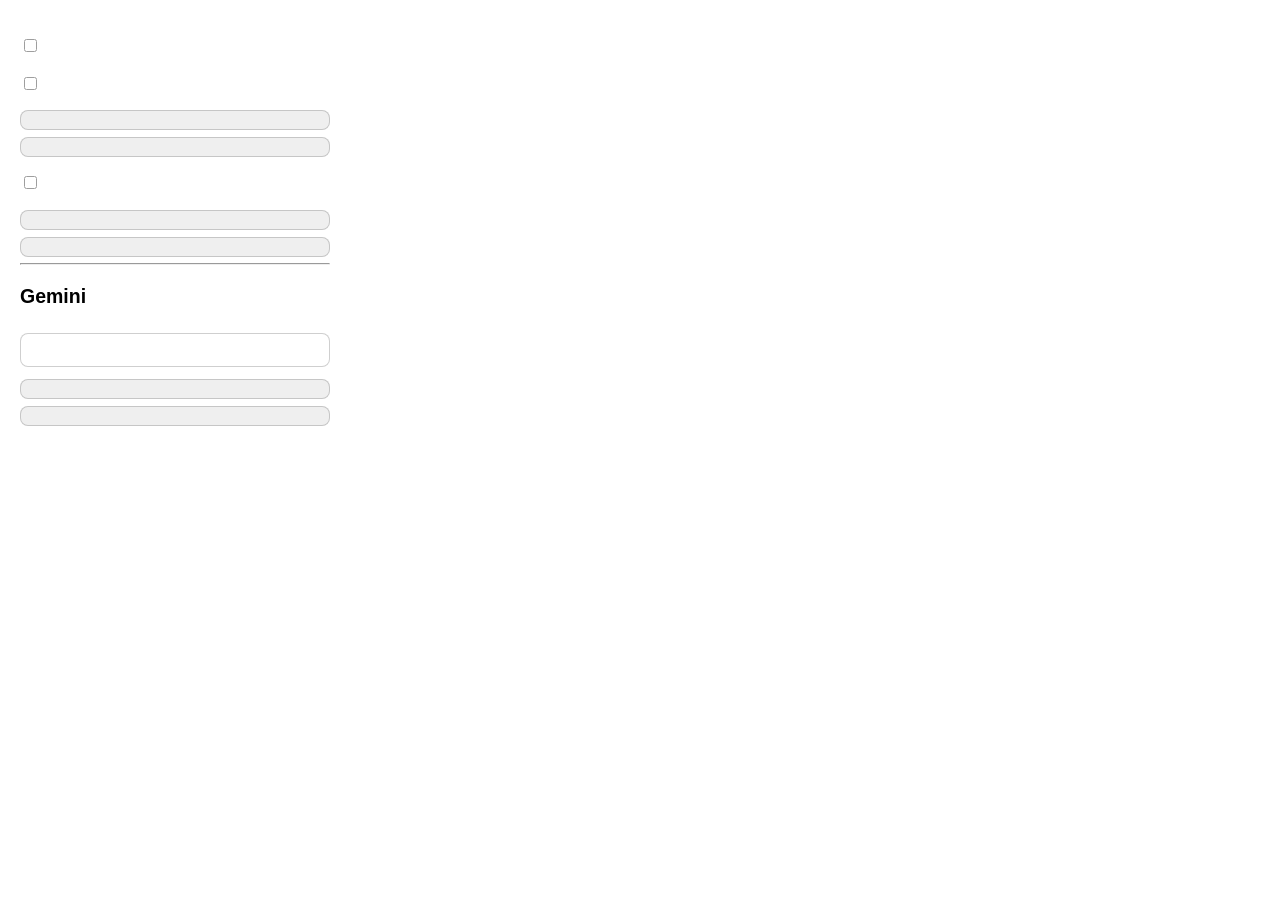
<file: ChromeExtension/popup.html>
<!doctype html>
<html lang="en">
<meta charset="utf-8">
<title>AI Usage Bar</title>
<style>
  :root { color-scheme: light dark; font-family: -apple-system, BlinkMacSystemFont, sans-serif; }
  body { width: 310px; margin: 0; padding: 20px; font-size: 13px; line-height: 1.55; }
  h1 { font-size: 17px; margin: 0 0 10px; }
  p { margin: 8px 0; }
  label { display: block; font-size: 12px; opacity: .7; margin-top: 14px; }
  input { width: 100%; box-sizing: border-box; padding: 7px 8px; margin-top: 5px;
          border: 1px solid #8886; border-radius: 8px; font: inherit; font-size: 12px; }
  #hint { font-size: 11px; opacity: .7; margin: 5px 0 0; }
  #result { font-weight: 600; margin: 16px 0; white-space: pre-line; }
  button { width: 100%; padding: 9px; margin-top: 7px; border: 1px solid #8886; border-radius: 8px; cursor: pointer; }
  small { display: block; opacity: .7; margin-top: 14px; }
</style>
<h1 data-i18n="popupTitle"></h1>
<p data-i18n="popupIntro"></p>
<label><input style="width:auto" type="checkbox" id="auto-refresh"> <span data-i18n="autoRefreshLabel"></span></label>
<small data-i18n="autoRefreshNote"></small>
<section><label><input style="width:auto" type="checkbox" id="claude-enabled"> <span data-i18n="claudeEnable"></span></label>
<p id="claude-result"></p><button id="claude-refresh" data-i18n="claudeRefresh"></button><button id="claude-page" data-i18n="claudePage"></button></section>
<section><label><input style="width:auto" type="checkbox" id="codex-enabled"> <span data-i18n="codexEnable"></span></label>
<p id="codex-result"></p><button id="codex-refresh" data-i18n="codexRefresh"></button><button id="codex-page" data-i18n="codexPage"></button></section>
<hr><h2>Gemini</h2>
<p id="result" data-i18n="geminiChecking"></p>
<label for="account" data-i18n="accountLabel"></label>
<input id="account" type="email" autocomplete="off" spellcheck="false" data-i18n-placeholder="accountPlaceholder">
<p id="hint"></p>
<button id="refresh" data-i18n="refreshNow"></button>
<button id="usage" data-i18n="openUsagePage"></button>
<small data-i18n="footnote"></small>
<script src="i18n.js"></script>
<script src="parser.js"></script>
<script src="popup.js"></script>
<script src="web-parser.js"></script>
<script src="web-popup.js"></script>
</html>
</file>
<file: docs/site.css>
/* AI Usage Bar site. No external fonts or libraries: the page borrows the look
   of the macOS menu bar it lives in, so the system typeface is the point. */
:root {
  --bg: #09090c;
  --ink: #f4f4f6;
  --dim: rgba(244, 244, 246, .64);
  --faint: rgba(244, 244, 246, .36);
  --line: rgba(255, 255, 255, .11);
  --panel: rgba(34, 34, 40, .74);
  --claude: #e08a6d;
  --gpt: #19c39a;
  --gemini: #4c97ff;
  --sans: system-ui, -apple-system, "Apple SD Gothic Neo", "Pretendard", "Noto Sans KR", "Malgun Gothic", sans-serif;
  --mono: ui-monospace, "SF Mono", SFMono-Regular, Menlo, Consolas, monospace;
  --bar-h: 34px;
  --wrap: 1120px;
}

* { box-sizing: border-box; }
html { scroll-behavior: smooth; scroll-padding-top: calc(var(--bar-h) + 24px); }
body {
  margin: 0;
  background: var(--bg);
  color: var(--ink);
  font-family: var(--sans);
  font-size: 17px;
  line-height: 1.65;
  word-break: keep-all;
  overflow-wrap: anywhere;
  -webkit-font-smoothing: antialiased;
}
/* Three brand-coloured glows, fixed like a desktop wallpaper behind the bar. */
body::before {
  content: "";
  position: fixed;
  inset: 0;
  z-index: -2;
  background:
    radial-gradient(52vw 46vh at 4% -6%, rgba(217, 119, 87, .30), transparent 70%),
    radial-gradient(46vw 44vh at 100% 2%, rgba(49, 134, 255, .28), transparent 70%),
    radial-gradient(60vw 40vh at 46% 112%, rgba(16, 163, 127, .20), transparent 70%);
}
body::after {
  content: "";
  position: fixed;
  inset: 0;
  z-index: -1;
  opacity: .5;
  pointer-events: none;
  background-image: url("data:image/svg+xml,%3Csvg xmlns='http://www.w3.org/2000/svg' width='160' height='160'%3E%3Cfilter id='n'%3E%3CfeTurbulence type='fractalNoise' baseFrequency='.9' numOctaves='2'/%3E%3CfeColorMatrix values='0 0 0 0 1 0 0 0 0 1 0 0 0 0 1 0 0 0 .05 0'/%3E%3C/filter%3E%3Crect width='160' height='160' filter='url(%23n)'/%3E%3C/svg%3E");
}

a { color: inherit; }
.c { color: var(--claude); }
.g { color: var(--gpt); }
.b { color: var(--gemini); }
.wrap { max-width: var(--wrap); margin: 0 auto; padding: 0 28px; }
.sr { position: absolute; width: 1px; height: 1px; overflow: hidden; clip-path: inset(50%); white-space: nowrap; }

/* ---------- The menu bar: this is the navigation and the product demo ---------- */
.menubar {
  position: fixed;
  inset: 0 0 auto 0;
  z-index: 20;
  height: var(--bar-h);
  display: flex;
  align-items: center;
  gap: 20px;
  padding: 0 14px 0 18px;
  font-size: 13.5px;
  line-height: 1;
  background: rgba(20, 20, 25, .62);
  -webkit-backdrop-filter: blur(22px) saturate(1.6);
  backdrop-filter: blur(22px) saturate(1.6);
  border-bottom: 1px solid var(--line);
}
.mb-app { font-weight: 700; text-decoration: none; white-space: nowrap; }
.mb-nav { display: flex; gap: 18px; }
.mb-nav a { color: var(--dim); text-decoration: none; white-space: nowrap; transition: color .15s; }
.mb-nav a:hover, .mb-nav a:focus-visible { color: var(--ink); }
.mb-right { margin-left: auto; display: flex; align-items: center; gap: 12px; min-width: 0; }
.mb-usage {
  padding: 5px 9px;
  border-radius: 6px;
  background: rgba(255, 255, 255, .13);
  font-weight: 600;
  font-variant-numeric: tabular-nums;
  white-space: nowrap;
}
.mb-usage .sep { color: var(--faint); margin: 0 .2em; }
.mb-lang { color: var(--dim); text-decoration: none; font-size: 12.5px; padding: 4px 6px; border-radius: 5px; white-space: nowrap; }
.mb-lang:hover, .mb-lang:focus-visible { color: var(--ink); background: rgba(255, 255, 255, .1); }

/* ---------- Hero ---------- */
.hero { position: relative; padding: calc(var(--bar-h) + 13vh) 0 96px; min-height: 720px; }
.hero-copy { max-width: 640px; }
.eyebrow {
  font-family: var(--mono);
  font-size: 12.5px;
  letter-spacing: .16em;
  text-transform: uppercase;
  color: var(--dim);
  margin: 0 0 26px;
}
h1 {
  margin: 0;
  font-size: clamp(46px, 7.4vw, 96px);
  line-height: 1.04;
  font-weight: 800;
  letter-spacing: -.035em;
}
.lede { margin: 30px 0 0; font-size: clamp(18px, 1.7vw, 21px); color: var(--dim); max-width: 34em; }
.lede strong { color: var(--ink); font-weight: 600; }
.pointer { margin: 22px 0 0; font-size: 15px; color: var(--faint); }
.pointer b { color: var(--ink); font-weight: 600; }

.cta { display: flex; flex-wrap: wrap; gap: 12px; margin-top: 38px; }
.btn {
  display: inline-flex;
  align-items: center;
  gap: 9px;
  padding: 14px 22px;
  border-radius: 12px;
  font-size: 16px;
  font-weight: 650;
  text-decoration: none;
  border: 1px solid transparent;
  transition: transform .15s, background .15s, border-color .15s;
}
.btn-primary { background: var(--ink); color: #0b0b0e; }
.btn-primary:hover { transform: translateY(-1px); background: #fff; }
.btn-ghost { border-color: var(--line); color: var(--ink); background: rgba(255, 255, 255, .04); }
.btn-ghost:hover { border-color: rgba(255, 255, 255, .3); background: rgba(255, 255, 255, .08); }
.btn small { font-weight: 500; opacity: .62; font-size: 13px; }

.brew {
  display: flex;
  align-items: center;
  gap: 10px;
  margin-top: 16px;
  max-width: 100%;
  width: fit-content;
  padding: 9px 9px 9px 14px;
  border: 1px solid var(--line);
  border-radius: 10px;
  background: rgba(0, 0, 0, .28);
  font-family: var(--mono);
  font-size: 13px;
  color: var(--dim);
}
.brew code { overflow-x: auto; white-space: nowrap; scrollbar-width: none; }
.brew code::before { content: "$ "; color: var(--faint); }
.copy {
  flex: none;
  font: inherit;
  font-size: 12px;
  color: var(--ink);
  padding: 5px 10px;
  border-radius: 7px;
  border: 1px solid var(--line);
  background: rgba(255, 255, 255, .07);
  cursor: pointer;
}
.copy:hover { background: rgba(255, 255, 255, .14); }
.meta { margin-top: 20px; font-size: 13.5px; color: var(--faint); }

/* The open dropdown, hanging from the usage line in the bar above. */
.menu {
  position: absolute;
  top: calc(var(--bar-h) + 7px);
  right: 14px;
  width: 420px;
  padding: 6px;
  border-radius: 12px;
  background: var(--panel);
  -webkit-backdrop-filter: blur(30px) saturate(1.5);
  backdrop-filter: blur(30px) saturate(1.5);
  border: 1px solid rgba(255, 255, 255, .15);
  box-shadow: 0 30px 70px rgba(0, 0, 0, .55), inset 0 1px 0 rgba(255, 255, 255, .08);
  font-size: 13px;
  line-height: 1.5;
  transform-origin: 82% 0;
  animation: drop .5s .35s cubic-bezier(.2, .9, .25, 1.05) both;
}
.menu-head { padding: 7px 12px 2px; font-weight: 650; }
.menu-head span { margin-left: .7em; }
.menu-row {
  padding: 1px 12px;
  font-family: var(--mono);
  font-size: 12px;
  white-space: pre;
  overflow: hidden;
  text-overflow: ellipsis;
  font-variant-numeric: tabular-nums;
}
.menu-row .meter { letter-spacing: -.02em; }
.menu-row .off { color: rgba(255, 255, 255, .22); }
.menu-note { padding: 2px 12px 3px 26px; font-size: 11.5px; color: var(--dim); }
.menu hr { border: 0; border-top: 1px solid var(--line); margin: 6px 10px; }
.menu-item { display: flex; justify-content: space-between; padding: 3px 12px; border-radius: 6px; }
.menu-item kbd { font: inherit; color: var(--faint); }
.menu-status { padding: 3px 12px; color: var(--faint); }
.menu-caption { position: absolute; left: 0; right: 0; top: calc(100% + 12px); text-align: center; font-size: 12px; color: var(--faint); }

@keyframes drop { from { opacity: 0; transform: scale(.94) translateY(-6px); } to { opacity: 1; transform: none; } }
@keyframes rise { from { opacity: 0; transform: translateY(14px); } to { opacity: 1; transform: none; } }
.hero-copy > * { animation: rise .7s cubic-bezier(.2, .8, .2, 1) both; }
.hero-copy > :nth-child(2) { animation-delay: .06s; }
.hero-copy > :nth-child(3) { animation-delay: .12s; }
.hero-copy > :nth-child(4) { animation-delay: .18s; }
.hero-copy > :nth-child(5) { animation-delay: .24s; }
.hero-copy > :nth-child(6) { animation-delay: .30s; }
.hero-copy > :nth-child(7) { animation-delay: .36s; }
.tick { animation: tick .6s ease-out; }
@keyframes tick { from { color: #fff; text-shadow: 0 0 12px rgba(255, 255, 255, .8); } }

/* ---------- Sections ---------- */
section { padding: 92px 0; border-top: 1px solid var(--line); }
.kicker { font-family: var(--mono); font-size: 12.5px; letter-spacing: .14em; text-transform: uppercase; color: var(--faint); margin: 0 0 14px; }
h2 { margin: 0 0 14px; font-size: clamp(30px, 4vw, 48px); line-height: 1.12; letter-spacing: -.025em; font-weight: 750; }
.section-lede { margin: 0 0 46px; color: var(--dim); max-width: 44em; }
h3 { margin: 0 0 8px; font-size: 19px; letter-spacing: -.01em; }
p { margin: 0 0 1em; }

.features { display: grid; grid-template-columns: repeat(2, 1fr); gap: 0 56px; counter-reset: f; }
.feature { padding: 26px 0 24px; border-top: 1px solid var(--line); display: grid; grid-template-columns: 46px 1fr; counter-increment: f; }
.feature::before { content: counter(f, decimal-leading-zero); font-family: var(--mono); font-size: 13px; color: var(--faint); padding-top: 4px; }
.feature p { margin: 0; color: var(--dim); font-size: 16px; }

.shots { display: grid; grid-template-columns: 1fr 1fr; gap: 28px; align-items: center; }
.shot { margin: 0; padding: 28px; border: 1px solid var(--line); border-radius: 18px; background: rgba(255, 255, 255, .03); text-align: center; }
.shot img { max-width: 100%; height: auto; max-height: 520px; border-radius: 8px; }
.shot figcaption { margin-top: 16px; font-size: 13.5px; color: var(--faint); }

.paths { display: grid; grid-template-columns: 1fr 1fr; gap: 28px; }
.path { padding: 30px 30px 26px; border: 1px solid var(--line); border-radius: 18px; background: rgba(255, 255, 255, .03); }
.path .tag { font-family: var(--mono); font-size: 12px; color: var(--faint); letter-spacing: .1em; text-transform: uppercase; }
.path h3 { margin-top: 8px; font-size: 22px; }
.path > p { color: var(--dim); font-size: 16px; }
.path ol { margin: 18px 0 0; padding: 0; list-style: none; counter-reset: s; }
.path li { position: relative; padding: 9px 0 9px 34px; border-top: 1px solid var(--line); font-size: 15.5px; counter-increment: s; }
.path li::before { content: counter(s); position: absolute; left: 0; top: 11px; width: 21px; height: 21px; border-radius: 50%; border: 1px solid var(--line); font-family: var(--mono); font-size: 11.5px; line-height: 19px; text-align: center; color: var(--dim); }
code { font-family: var(--mono); font-size: .9em; padding: .12em .4em; border-radius: 5px; background: rgba(255, 255, 255, .09); }
.brew code { padding: 0; background: none; font-size: 1em; }

.table-scroll { overflow-x: auto; border: 1px solid var(--line); border-radius: 16px; }
table { width: 100%; min-width: 720px; border-collapse: collapse; font-size: 15.5px; }
th, td { padding: 14px 18px; text-align: left; vertical-align: top; border-top: 1px solid var(--line); }
thead th { border-top: 0; font-size: 14px; color: var(--dim); font-weight: 600; }
tbody th { color: var(--faint); font-weight: 500; white-space: nowrap; }
td:nth-child(2), thead th:nth-child(2) { background: rgba(255, 255, 255, .055); color: var(--ink); }
td { color: var(--dim); }
.pick { margin: 26px 0 0; padding: 0; list-style: none; color: var(--dim); font-size: 16px; }
.pick li { padding: 6px 0 6px 22px; position: relative; }
.pick li::before { content: "→"; position: absolute; left: 0; color: var(--faint); }
.pick b { color: var(--ink); }

.install { display: grid; grid-template-columns: 1.1fr .9fr; gap: 44px; align-items: start; }
.steps { margin: 0; padding: 0; list-style: none; counter-reset: i; }
.steps li { padding: 16px 0 16px 50px; border-top: 1px solid var(--line); position: relative; counter-increment: i; }
.steps li::before { content: counter(i, decimal-leading-zero); position: absolute; left: 0; top: 19px; font-family: var(--mono); font-size: 13px; color: var(--faint); }
.notice { padding: 22px 24px; border-radius: 16px; border: 1px solid rgba(224, 138, 109, .4); background: rgba(217, 119, 87, .08); font-size: 15.5px; color: var(--dim); }
.notice b { color: var(--ink); }
.notice p:last-child { margin: 0; }

.faq details { border-top: 1px solid var(--line); }
.faq details:last-child { border-bottom: 1px solid var(--line); }
.faq summary { cursor: pointer; list-style: none; padding: 20px 40px 20px 0; position: relative; font-weight: 600; font-size: 18px; }
.faq summary::-webkit-details-marker { display: none; }
.faq summary::after { content: "+"; position: absolute; right: 6px; top: 16px; font-family: var(--mono); font-size: 22px; color: var(--faint); transition: transform .2s; }
.faq details[open] summary::after { transform: rotate(45deg); }
.faq details p { margin: 0 0 22px; color: var(--dim); max-width: 46em; }

footer { border-top: 1px solid var(--line); padding: 44px 0 70px; font-size: 14px; color: var(--faint); }
footer .wrap { display: flex; flex-wrap: wrap; gap: 14px 30px; justify-content: space-between; }
footer a { color: var(--dim); }
footer p { margin: 0; max-width: 46em; }

:focus-visible { outline: 2px solid var(--gemini); outline-offset: 3px; border-radius: 4px; }

/* ---------- Narrow screens: the dropdown stops floating and joins the flow ---------- */
@media (max-width: 1150px) {
  .hero { padding-top: calc(var(--bar-h) + 64px); min-height: 0; }
  .menu { position: relative; top: auto; right: auto; width: min(420px, 100%); margin: 52px 0 46px; transform-origin: 20% 0; }
  .menu-caption { text-align: left; padding-left: 4px; }
}
@media (max-width: 820px) {
  .mb-nav { display: none; }
  .features, .shots, .paths, .install { grid-template-columns: 1fr; }
  section { padding: 68px 0; }
}
@media (max-width: 560px) {
  body { font-size: 16px; }
  .wrap { padding: 0 20px; }
  .menubar { gap: 10px; padding: 0 8px 0 12px; }
  .mb-usage { font-size: 12px; padding: 5px 7px; }
  .mb-usage .opt { display: none; }
  .feature { grid-template-columns: 38px 1fr; }
  .path { padding: 24px 22px 20px; }
  .menu-row { font-size: 11.5px; }
}
@media (prefers-reduced-motion: reduce) {
  html { scroll-behavior: auto; }
  *, *::before, *::after { animation: none !important; transition: none !important; }
}
</file>
